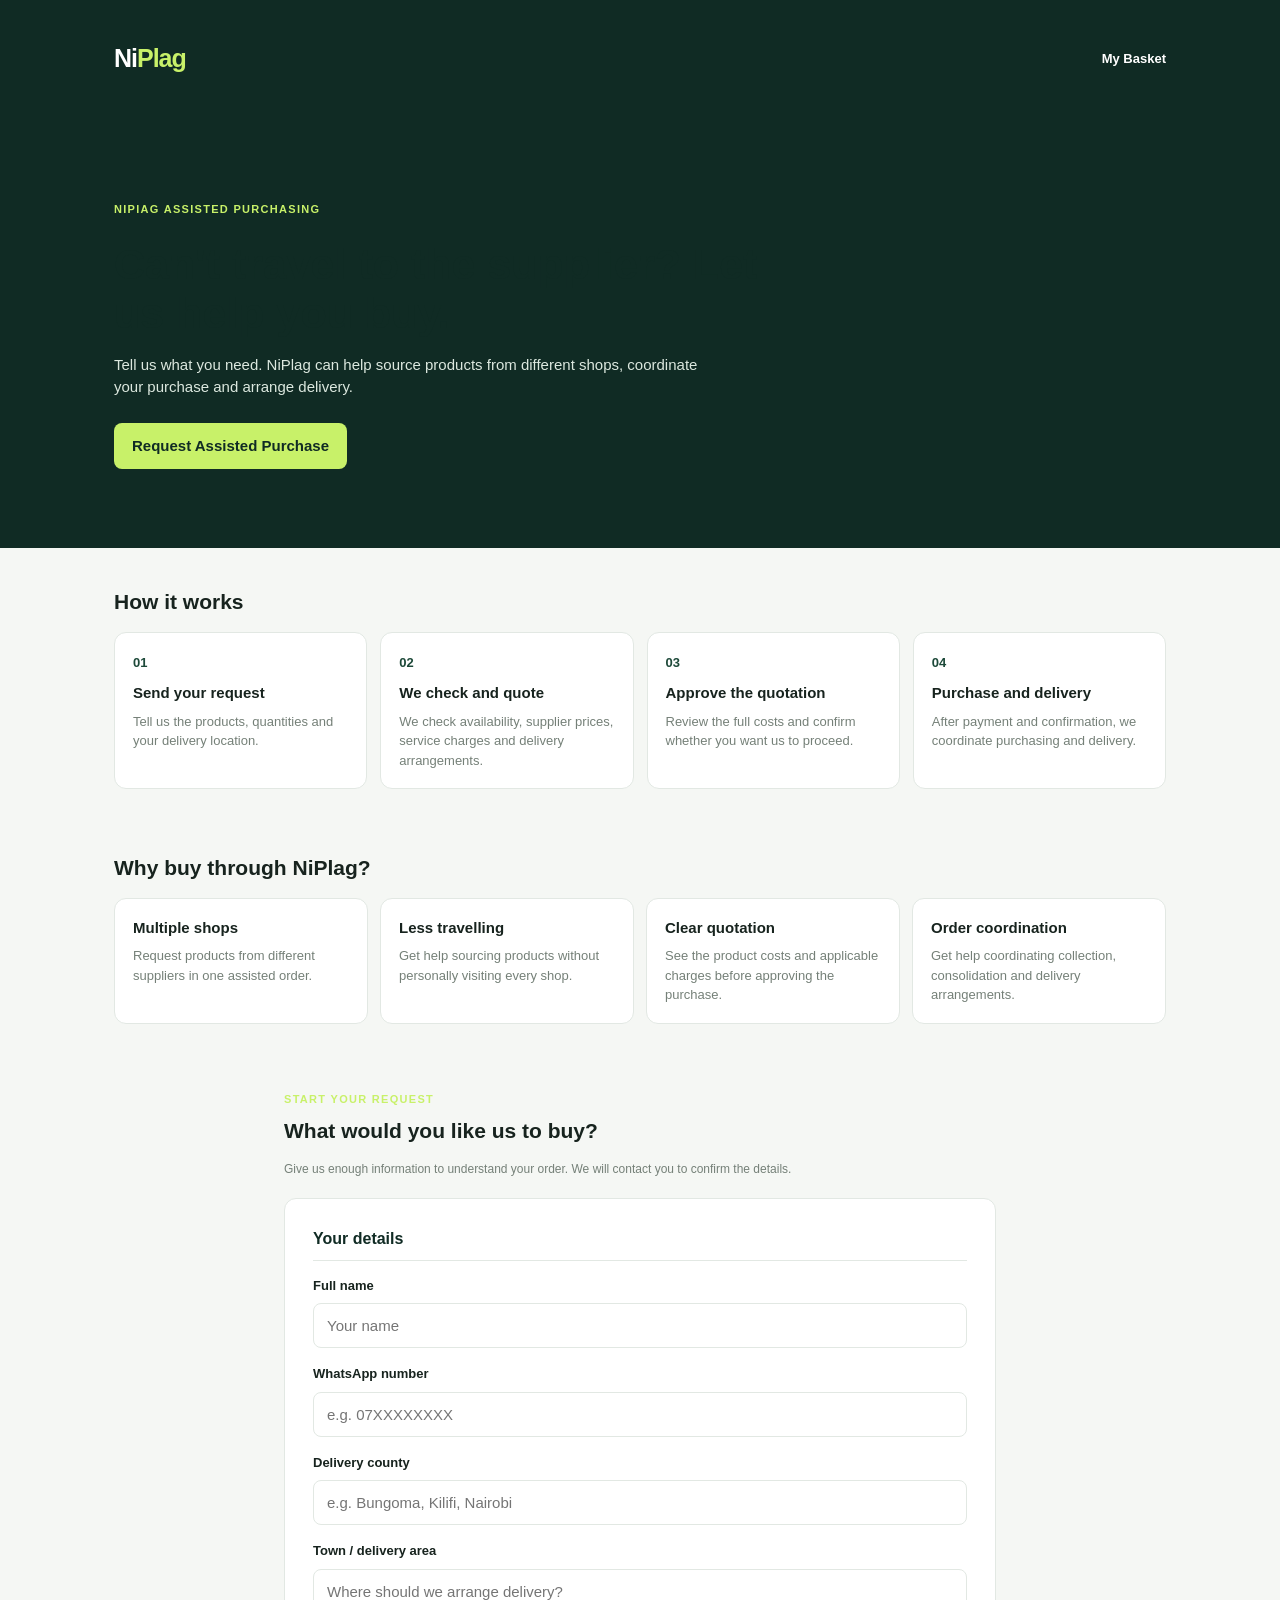
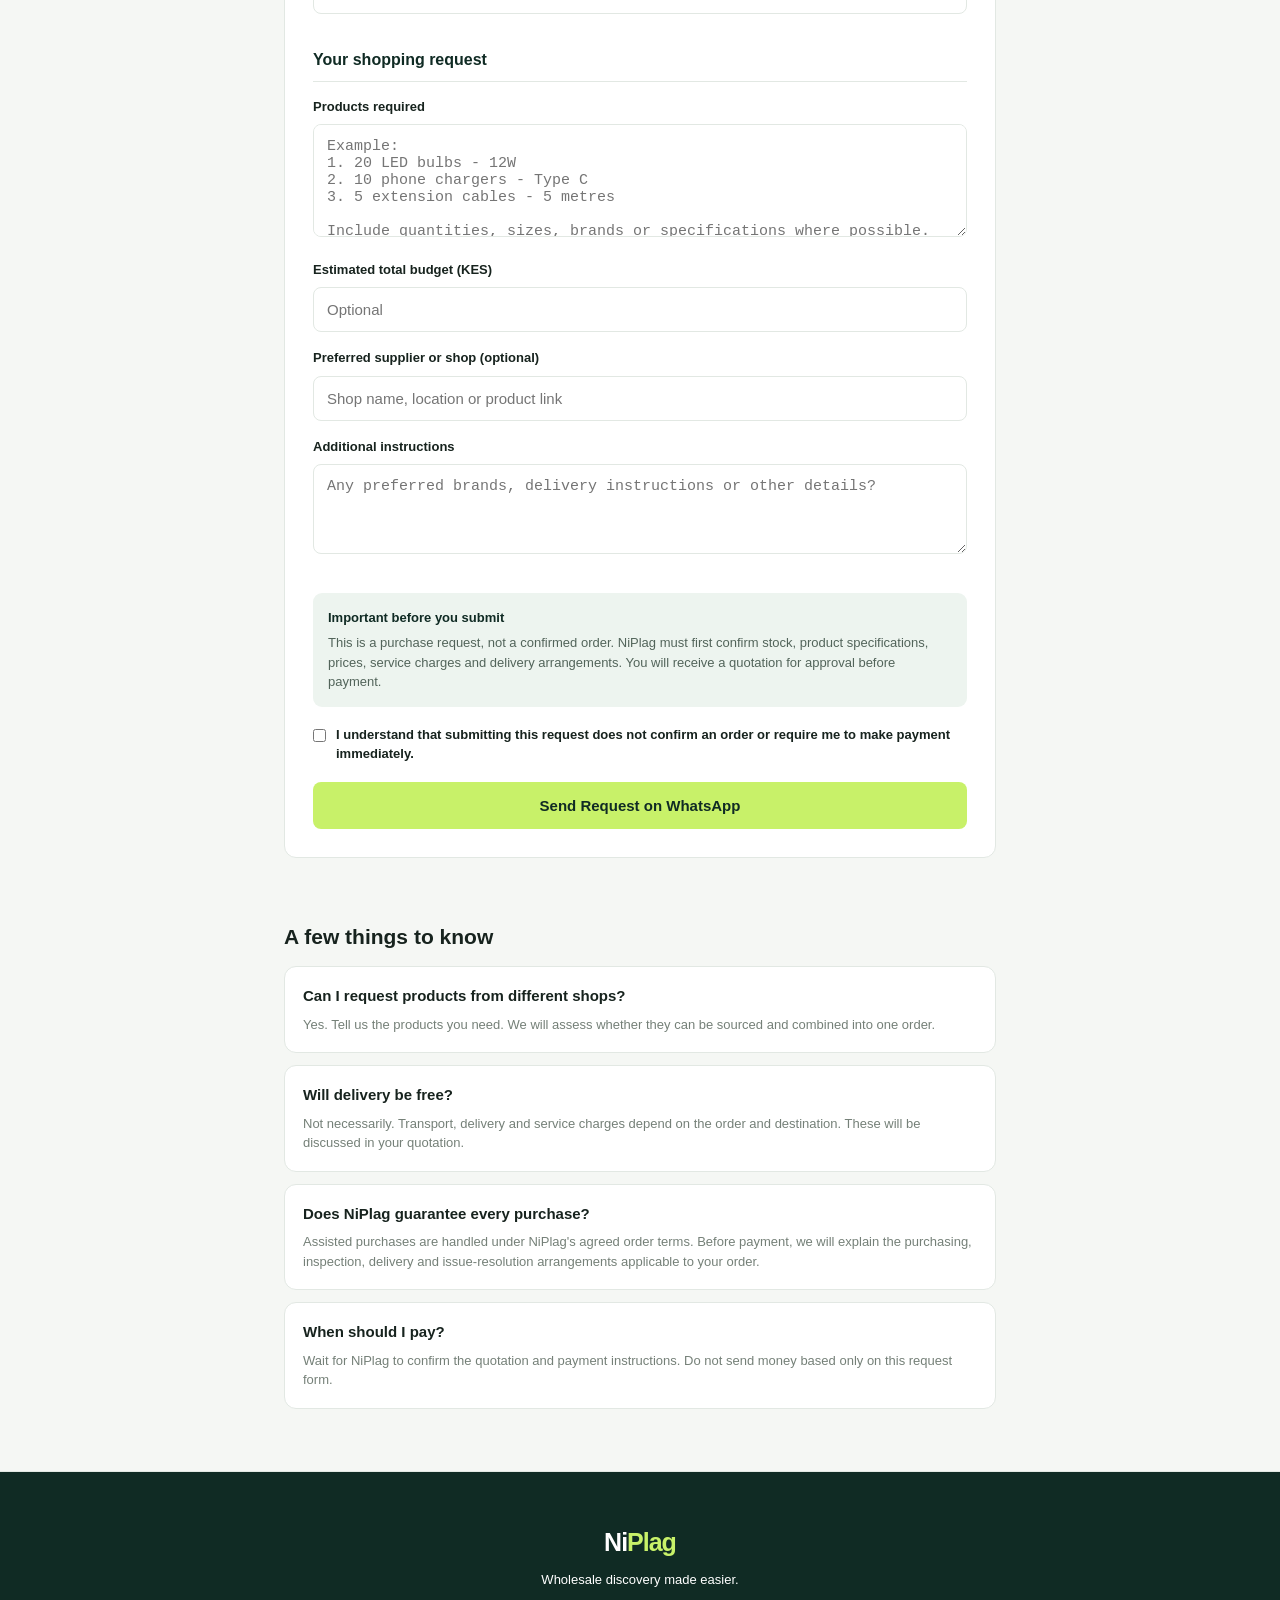
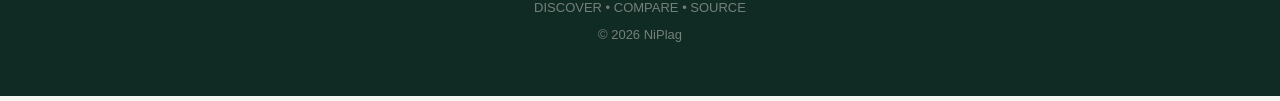
<file: assistance.html>
<!DOCTYPE html>
<html lang="en">
<head>
  <meta charset="UTF-8">
  <meta name="viewport" content="width=device-width, initial-scale=1.0">
  <meta name="description" content="Let NiPlag help you source wholesale products from suppliers across Kenya.">
  <title>Buy Through NiPlag | Assisted Purchasing</title>
  <link rel="stylesheet" href="css/style.css">
</head>
<body>

  <header class="site-header">
    <div class="container assistance-header">
      <a href="index.html" class="logo">Ni<span>Plag</span></a>
      <a href="basket.html" class="assistance-basket">My Basket</a>
    </div>
  </header>

  <main>

    <section class="assistance-hero">
      <div class="container">
        <span class="assistance-tag">NIPlAG ASSISTED PURCHASING</span>
        <h1>Can't travel to the supplier? Let us help you buy.</h1>
        <p>
          Tell us what you need. NiPlag can help source products from
          different shops, coordinate your purchase and arrange delivery.
        </p>
        <a href="#assistance-form" class="btn btn-accent">
          Request Assisted Purchase
        </a>
      </div>
    </section>

    <section class="container assistance-intro">
      <h2 class="section-title">How it works</h2>

      <div class="assistance-steps">
        <div class="assistance-step">
          <span>01</span>
          <h3>Send your request</h3>
          <p>Tell us the products, quantities and your delivery location.</p>
        </div>

        <div class="assistance-step">
          <span>02</span>
          <h3>We check and quote</h3>
          <p>We check availability, supplier prices, service charges and delivery arrangements.</p>
        </div>

        <div class="assistance-step">
          <span>03</span>
          <h3>Approve the quotation</h3>
          <p>Review the full costs and confirm whether you want us to proceed.</p>
        </div>

        <div class="assistance-step">
          <span>04</span>
          <h3>Purchase and delivery</h3>
          <p>After payment and confirmation, we coordinate purchasing and delivery.</p>
        </div>
      </div>
    </section>

    <section class="container assistance-benefits">
      <h2 class="section-title">Why buy through NiPlag?</h2>

      <div class="assistance-benefit-grid">
        <div class="assistance-benefit">
          <h3>Multiple shops</h3>
          <p>Request products from different suppliers in one assisted order.</p>
        </div>

        <div class="assistance-benefit">
          <h3>Less travelling</h3>
          <p>Get help sourcing products without personally visiting every shop.</p>
        </div>

        <div class="assistance-benefit">
          <h3>Clear quotation</h3>
          <p>See the product costs and applicable charges before approving the purchase.</p>
        </div>

        <div class="assistance-benefit">
          <h3>Order coordination</h3>
          <p>Get help coordinating collection, consolidation and delivery arrangements.</p>
        </div>
      </div>
    </section>

    <section class="container assistance-form-section" id="assistance-form">
      <div class="assistance-form-heading">
        <span class="assistance-tag">START YOUR REQUEST</span>
        <h2 class="section-title">What would you like us to buy?</h2>
        <p class="muted">
          Give us enough information to understand your order.
          We will contact you to confirm the details.
        </p>
      </div>

      <form id="assistance-form-data">

        <h3 class="form-subheading">Your details</h3>

        <label for="assist-name">Full name</label>
        <input class="form-control" type="text" id="assist-name"
          placeholder="Your name" required>

        <label for="assist-phone">WhatsApp number</label>
        <input class="form-control" type="tel" id="assist-phone"
          placeholder="e.g. 07XXXXXXXX" required>

        <label for="assist-location">Delivery county</label>
        <input class="form-control" type="text" id="assist-location"
          placeholder="e.g. Bungoma, Kilifi, Nairobi" required>

        <label for="assist-town">Town / delivery area</label>
        <input class="form-control" type="text" id="assist-town"
          placeholder="Where should we arrange delivery?" required>

        <h3 class="form-subheading">Your shopping request</h3>

        <label for="assist-products">Products required</label>
        <textarea class="form-control" id="assist-products" rows="5"
          placeholder="Example:
1. 20 LED bulbs - 12W
2. 10 phone chargers - Type C
3. 5 extension cables - 5 metres

Include quantities, sizes, brands or specifications where possible."
          required></textarea>

        <label for="assist-budget">Estimated total budget (KES)</label>
        <input class="form-control" type="number" id="assist-budget"
          min="0" placeholder="Optional">

        <label for="assist-source">Preferred supplier or shop (optional)</label>
        <input class="form-control" type="text" id="assist-source"
          placeholder="Shop name, location or product link">

        <label for="assist-notes">Additional instructions</label>
        <textarea class="form-control" id="assist-notes" rows="3"
          placeholder="Any preferred brands, delivery instructions or other details?"></textarea>

        <div class="assistance-policy">
          <strong>Important before you submit</strong>
          <p>
            This is a purchase request, not a confirmed order.
            NiPlag must first confirm stock, product specifications,
            prices, service charges and delivery arrangements.
            You will receive a quotation for approval before payment.
          </p>
        </div>

        <label class="assistance-consent">
          <input type="checkbox" id="assist-consent" required>
          <span>
            I understand that submitting this request does not confirm
            an order or require me to make payment immediately.
          </span>
        </label>

        <button type="submit" class="btn btn-accent assistance-submit">
          Send Request on WhatsApp
        </button>

      </form>
    </section>

    <section class="container assistance-faq">
      <h2 class="section-title">A few things to know</h2>

      <div class="assistance-faq-item">
        <h3>Can I request products from different shops?</h3>
        <p>Yes. Tell us the products you need. We will assess whether they can be sourced and combined into one order.</p>
      </div>

      <div class="assistance-faq-item">
        <h3>Will delivery be free?</h3>
        <p>Not necessarily. Transport, delivery and service charges depend on the order and destination. These will be discussed in your quotation.</p>
      </div>

      <div class="assistance-faq-item">
        <h3>Does NiPlag guarantee every purchase?</h3>
        <p>Assisted purchases are handled under NiPlag's agreed order terms. Before payment, we will explain the purchasing, inspection, delivery and issue-resolution arrangements applicable to your order.</p>
      </div>

      <div class="assistance-faq-item">
        <h3>When should I pay?</h3>
        <p>Wait for NiPlag to confirm the quotation and payment instructions. Do not send money based only on this request form.</p>
      </div>
    </section>

  </main>

  <footer class="site-footer">
    <div class="container">
      <a href="index.html" class="logo">Ni<span>Plag</span></a>
      <p>Wholesale discovery made easier.</p>
      <p class="muted">DISCOVER • COMPARE • SOURCE</p>
      <p class="muted">© 2026 NiPlag</p>
    </div>
  </footer>

  <script>
    const assistanceForm = document.getElementById("assistance-form-data");

    assistanceForm.addEventListener("submit", function(event) {
      event.preventDefault();

      const consent = document.getElementById("assist-consent");

      if (!consent.checked) {
        alert("Please confirm that you understand the purchase request process.");
        return;
      }

      const name = document.getElementById("assist-name").value.trim();
      const phone = document.getElementById("assist-phone").value.trim();
      const location = document.getElementById("assist-location").value.trim();
      const town = document.getElementById("assist-town").value.trim();
      const products = document.getElementById("assist-products").value.trim();
      const budget = document.getElementById("assist-budget").value.trim();
      const source = document.getElementById("assist-source").value.trim();
      const notes = document.getElementById("assist-notes").value.trim();

      const message =
`NIPLAG ASSISTED PURCHASE REQUEST

Customer: ${name}
WhatsApp: ${phone}
Delivery County: ${location}
Delivery Town/Area: ${town}

PRODUCTS REQUIRED:
${products}

Estimated Budget: ${budget ? "KES " + budget : "Not specified"}
Preferred Supplier/Shop: ${source || "Not specified"}

Additional Instructions:
${notes || "None"}

I understand this is a request, not a confirmed order. I will wait for the quotation and approval process before making payment.`;

      const whatsappNumber = "254754058116";
      const whatsappURL =
        "https://wa.me/" + whatsappNumber + "?text=" +
        encodeURIComponent(message);

      window.location.href = whatsappURL;
    });
  </script>

</body>
      </html>
</file>
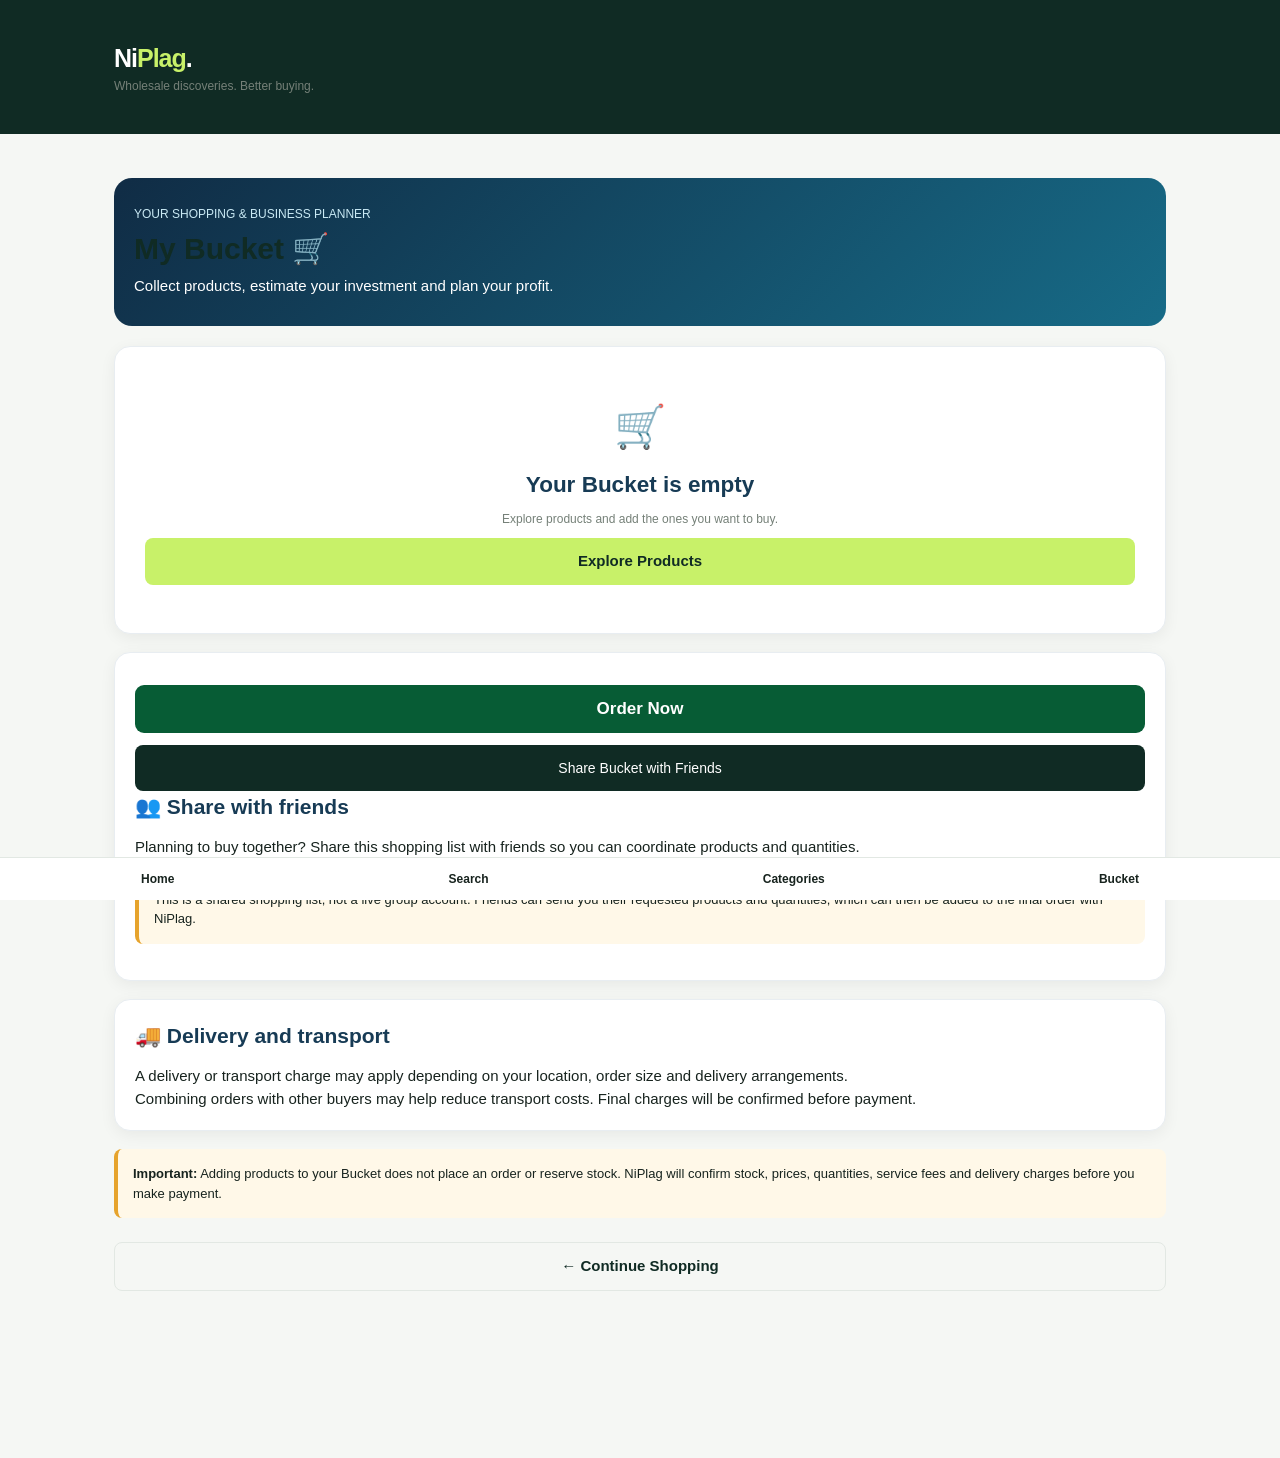
<file: basket.html>
<!DOCTYPE html>
<html lang="en">
<head>
  <meta charset="UTF-8">
  <meta name="viewport" content="width=device-width, initial-scale=1.0">

  <title>My Bucket | NiPlag</title>
  <link rel="stylesheet" href="css/style.css">
  <script src="js/main.js" defer></script>

  <style>
    .basket-hero {
      background: linear-gradient(135deg, #102c45, #176b87);
      color: white;
      padding: 28px 20px;
      border-radius: 18px;
      margin: 20px 0;
    }

    .basket-hero .muted {
      color: #c9e9f4;
    }

    .basket-hero h1 {
      font-size: 30px;
      margin: 8px 0;
    }

    .basket-panel {
      background: white;
      padding: 20px;
      border-radius: 16px;
      margin: 18px 0;
      box-shadow: 0 4px 16px rgba(0,0,0,0.06);
      border: 1px solid #e8edf1;
    }

    .basket-panel h2,
    .basket-panel h3 {
      color: #173b55;
    }

    .basket-total-panel {
      background: #f1f6fb;
      border: 1px solid #dce8f2;
      border-radius: 16px;
      padding: 18px;
      margin-top: 20px;
    }

    .basket-total-panel h3 {
      margin-top: 0;
    }

    .compact-finance {
      display: grid;
      grid-template-columns: 1fr 1fr;
      gap: 8px;
      margin: 12px 0;
    }

    .compact-finance > div {
      background: #eaf2f8;
      padding: 10px;
      border-radius: 9px;
      min-width: 0;
    }

    .compact-finance span {
      display: block;
      font-size: 12px;
      color: #526477;
    }

    .compact-finance strong {
      display: block;
      font-size: 15px;
      margin-top: 4px;
      color: #17466a;
      overflow-wrap: anywhere;
    }

    .compact-finance .net-result {
      background: #dff4e6;
      grid-column: span 2;
    }

    .compact-finance .net-result strong {
      color: #13733b;
      font-size: 19px;
    }

    #basket-expenses {
      width: 100%;
      padding: 10px;
      margin-top: 7px;
      border: 1px solid #ccd7df;
      border-radius: 8px;
      box-sizing: border-box;
      font-size: 15px;
    }

    .calculator-note {
      font-size: 13px;
      color: #657383;
      line-height: 1.5;
    }

    .basket-empty {
      text-align: center;
      padding: 28px 10px;
    }

    .basket-empty span {
      font-size: 42px;
    }

    .basket-empty h2 {
      color: #173b55;
    }

    .basket-actions {
      margin: 24px 0 100px;
    }

    .basket-panel .btn {
      margin-top: 10px;
      width: 100%;
    }

    .order-btn {
      background: #075c35;
      color: #ffffff;
      font-size: 17px;
      font-weight: 800;
      padding: 14px 20px;
      border: none;
      border-radius: 9px;
      width: 100%;
      margin-bottom: 9px;
    }

    #share-basket {
      font-size: 14px;
      font-weight: 500;
    }

    .notice {
      background: #fff8e8;
      border-left: 4px solid #e6a32c;
      padding: 15px;
      border-radius: 8px;
      margin: 16px 0;
    }
/* Bucket product layout */
.basket-item {
  display: flex;
  justify-content: space-between;
  align-items: flex-start;
  gap: 14px;
  padding: 16px 0;
  border-bottom: 1px solid #e8edf1;
}

.basket-item > div {
  flex: 1;
  min-width: 0;
}

.basket-item h3 {
  margin-top: 0;
  overflow-wrap: anywhere;
}

.basket-item p {
  font-size: 14px;
  line-height: 1.5;
}

.basket-item > button {
  flex-shrink: 0;
}

.quantity-controls {
  display: flex;
  align-items: center;
  gap: 12px;
  margin-top: 10px;
}

.quantity-controls button {
  min-width: 36px;
  min-height: 36px;
  border: 1px solid #ccd7df;
  border-radius: 7px;
  background: #f1f6fb;
  font-size: 18px;
}

@media (max-width: 420px) {
  .basket-item {
    flex-direction: column;
  }

  .basket-item > button {
    width: 100%;
  }
      }
    @media (max-width: 360px) {
      .compact-finance {
        gap: 6px;
      }

      .compact-finance > div {
        padding: 8px;
      }
   /* Remove product button */
.basket-item button[data-action="remove"] {
  background: #fff0f0;
  color: #c62828;
  border: 1px solid #e5a1a1;
  border-radius: 8px;
  padding: 9px 16px;
  font-weight: 700;
  cursor: pointer;
}

.basket-item button[data-action="remove"]:hover {
  background: #c62828;
  color: #ffffff;
      }
    }
    
  </style>
</head>

<body>

<header class="site-header">
  <div class="container">
    <a href="index.html" class="logo">Ni<span>Plag</span>.</a>
    <p class="muted">Wholesale discoveries. Better buying.</p>
  </div>
</header>

<main class="container">

  <section class="basket-hero">
    <p class="muted">YOUR SHOPPING & BUSINESS PLANNER</p>
    <h1>My Bucket 🛒</h1>
    <p>Collect products, estimate your investment and plan your profit.</p>
  </section>

  <section class="basket-panel">

    <div id="basket-empty" class="basket-empty">
      <span>🛒</span>
      <h2>Your Bucket is empty</h2>
      <p class="muted">Explore products and add the ones you want to buy.</p>
      <a href="index.html" class="btn btn-accent">Explore Products</a>
    </div>

    <div id="basket-items"></div>

    <div id="basket-summary" class="basket-total-panel">

      <h3>📊 Quick Profit Calculator</h3>

      <div class="compact-finance">

        <div>
          <span>Wholesale cost</span>
          <strong id="basket-total">KES 0</strong>
        </div>

        <div>
          <span>Expected sales</span>
          <strong id="basket-sales">KES 0</strong>
        </div>

        <div>
          <span>Other expenses</span>
          <strong id="basket-expenses-display">KES 0</strong>
        </div>

        <div class="net-result">
          <span>Expected net profit</span>
          <strong id="basket-net-profit">KES 0</strong>
        </div>

      </div>

      <label for="basket-expenses">
        Other expenses (transport, packaging etc.)
      </label>

      <input
        type="number"
        id="basket-expenses"
        min="0"
        step="1"
        value="0"
        placeholder="Enter expenses in KES"
      >

      <p>
        Total product units: <strong id="basket-quantity">0</strong>
      </p>

      <small class="calculator-note">
        Figures are estimates, not guaranteed earnings.
      </small>

    </div>

  </section>

  <section class="basket-panel">

    <button type="button" id="send-basket-whatsapp" class="btn order-btn">
      Order Now
    </button>

    <button type="button" id="share-basket" class="btn">
      Share Bucket with Friends
    </button>

    <h2 class="section-title">👥 Share with friends</h2>

    <p>
      Planning to buy together? Share this shopping list with friends
      so you can coordinate products and quantities.
    </p>

    <div class="notice">
      This is a shared shopping list, not a live group account.
      Friends can send you their requested products and quantities,
      which can then be added to the final order with NiPlag.
    </div>

  </section>

  <section class="basket-panel">

    <h2 class="section-title">🚚 Delivery and transport</h2>

    <p>
      A delivery or transport charge may apply depending on your
      location, order size and delivery arrangements.
    </p>

    <p>
      Combining orders with other buyers may help reduce transport
      costs. Final charges will be confirmed before payment.
    </p>

  </section>

  <section class="notice">
    <strong>Important:</strong> Adding products to your Bucket does
    not place an order or reserve stock. NiPlag will confirm stock,
    prices, quantities, service fees and delivery charges before
    you make payment.
  </section>

  <div class="basket-actions">
    <a href="index.html" class="btn btn-outline">
      ← Continue Shopping
    </a>
  </div>

</main>

<nav class="bottom-nav">
  <a href="index.html">Home</a>
  <a href="search.html">Search</a>
  <a href="categories.html">Categories</a>
  <a href="basket.html">Bucket</a>
</nav>

</body>
  </html>
</file>
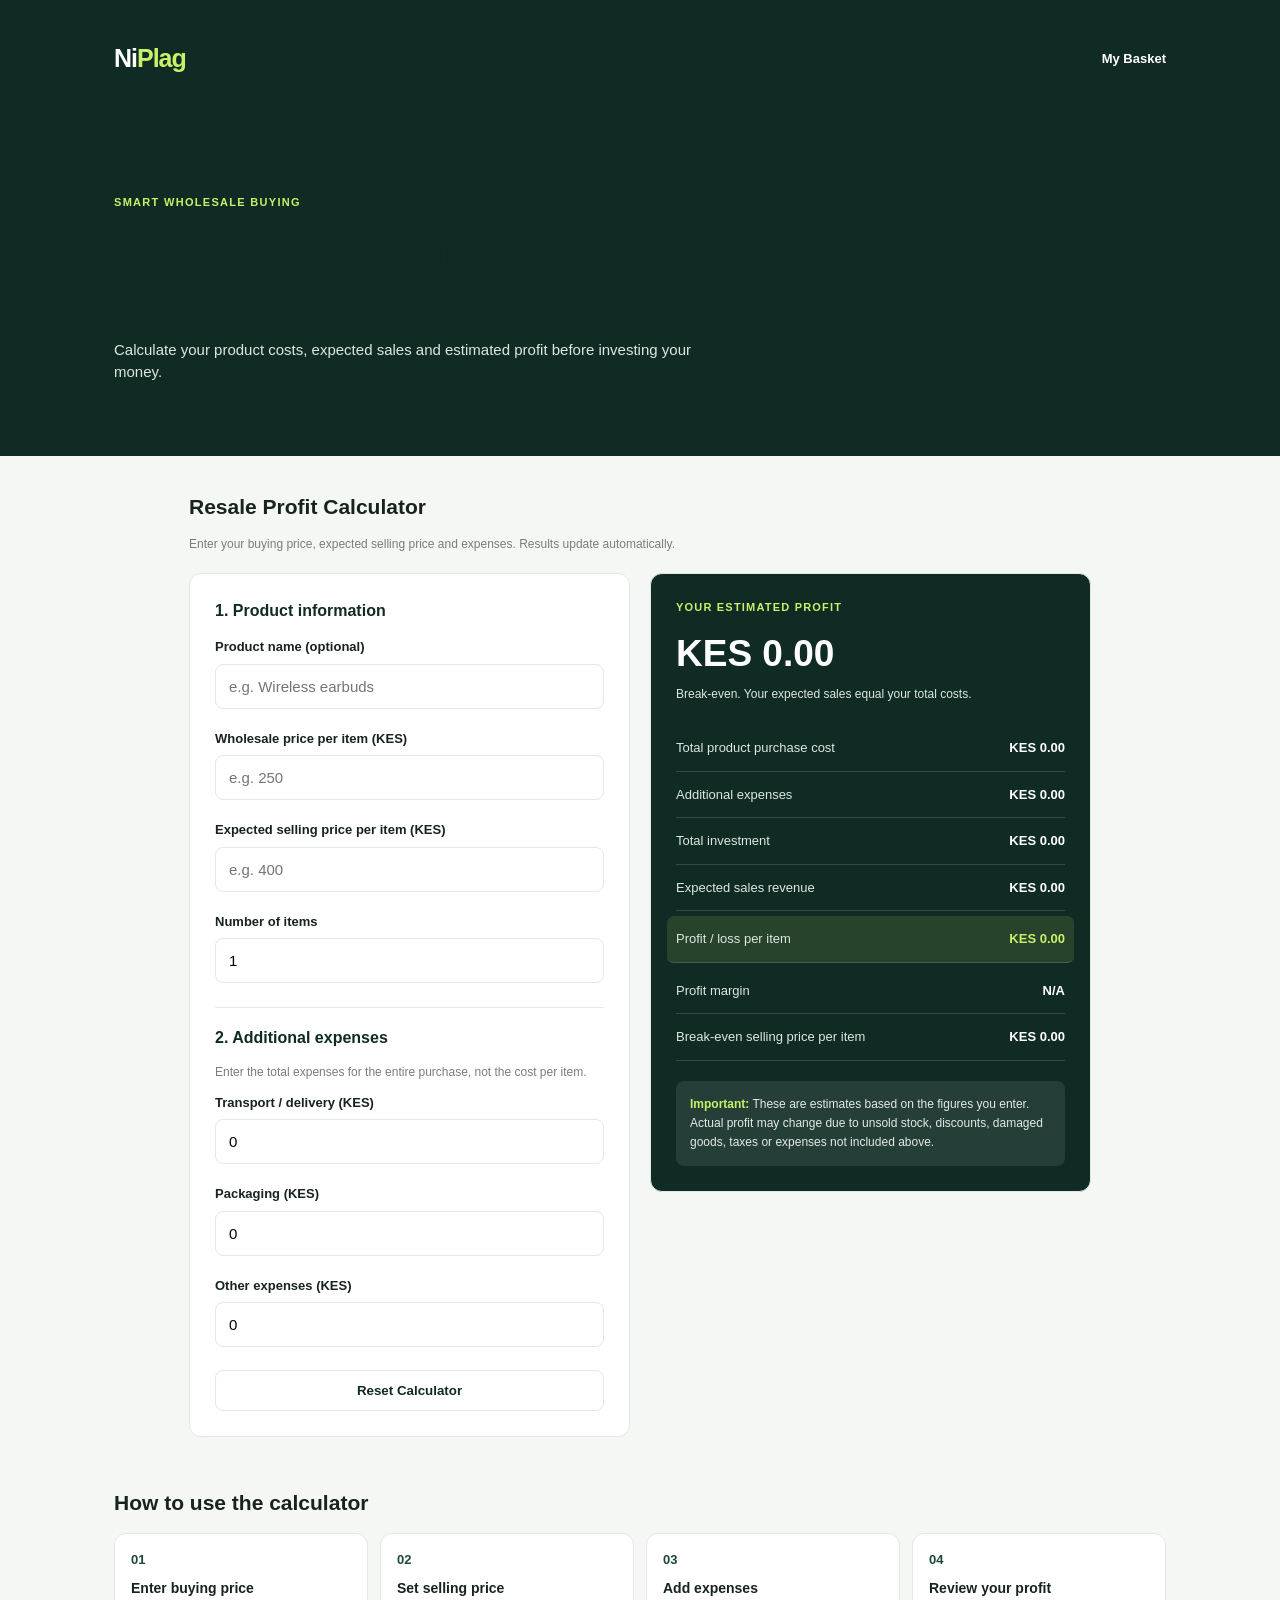
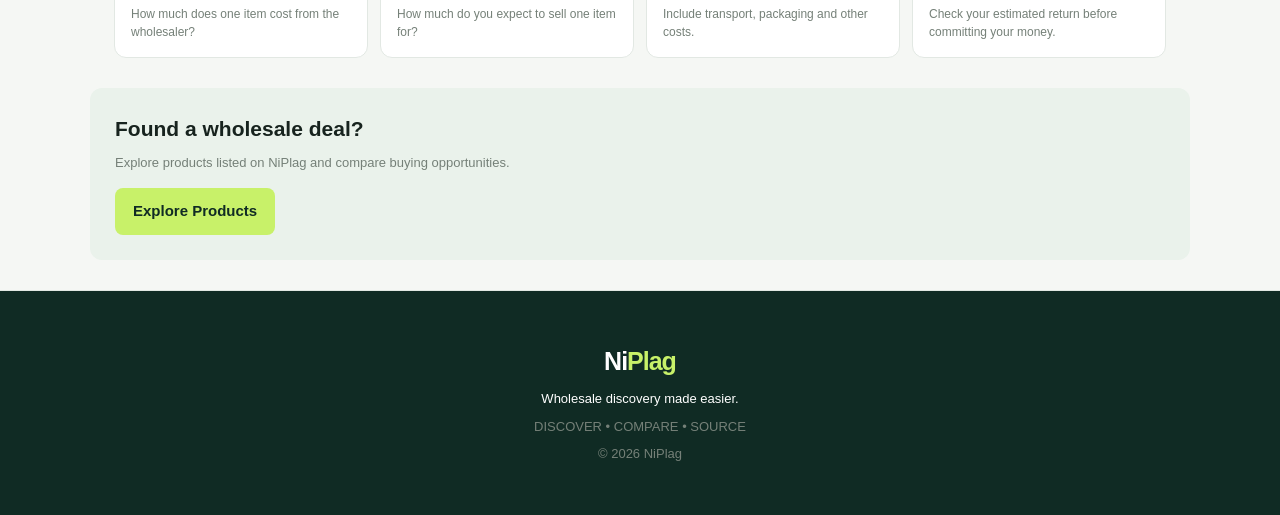
<file: calculator.html>
<!DOCTYPE html>
<html lang="en">
<head>
  <meta charset="UTF-8">
  <meta name="viewport" content="width=device-width, initial-scale=1.0">
  <meta name="description" content="Calculate wholesale costs, resale revenue and estimated profit with the NiPlag profit calculator.">
  <title>Profit Calculator | NiPlag</title>
  <link rel="stylesheet" href="css/style.css">
</head>

<body>

  <header class="site-header">
    <div class="container calculator-header">
      <a href="index.html" class="logo">Ni<span>Plag</span></a>
      <a href="basket.html" class="calculator-basket">My Basket</a>
    </div>
  </header>

  <main>

    <section class="calculator-hero">
      <div class="container">
        <span class="calculator-tag">SMART WHOLESALE BUYING</span>
        <h1>Know your profit before you buy.</h1>
        <p>
          Calculate your product costs, expected sales and estimated
          profit before investing your money.
        </p>
      </div>
    </section>

    <section class="container calculator-main">

      <div class="calculator-intro">
        <h2 class="section-title">Resale Profit Calculator</h2>
        <p class="muted">
          Enter your buying price, expected selling price and expenses.
          Results update automatically.
        </p>
      </div>

      <div class="calculator-panel">

        <div class="calculator-input-section">
          <h3>1. Product information</h3>

          <label for="calc-product">Product name (optional)</label>
          <input
            class="form-control"
            type="text"
            id="calc-product"
            placeholder="e.g. Wireless earbuds"
          >

          <label for="calc-cost">Wholesale price per item (KES)</label>
          <input
            class="form-control"
            type="number"
            id="calc-cost"
            min="0"
            step="0.01"
            placeholder="e.g. 250"
          >

          <label for="calc-selling">Expected selling price per item (KES)</label>
          <input
            class="form-control"
            type="number"
            id="calc-selling"
            min="0"
            step="0.01"
            placeholder="e.g. 400"
          >

          <label for="calc-quantity">Number of items</label>
          <input
            class="form-control"
            type="number"
            id="calc-quantity"
            min="1"
            step="1"
            value="1"
          >

          <h3 class="calculator-expense-heading">2. Additional expenses</h3>

          <p class="muted calculator-expense-note">
            Enter the total expenses for the entire purchase, not the
            cost per item.
          </p>

          <label for="calc-transport">Transport / delivery (KES)</label>
          <input
            class="form-control"
            type="number"
            id="calc-transport"
            min="0"
            step="0.01"
            value="0"
          >

          <label for="calc-packaging">Packaging (KES)</label>
          <input
            class="form-control"
            type="number"
            id="calc-packaging"
            min="0"
            step="0.01"
            value="0"
          >

          <label for="calc-other">Other expenses (KES)</label>
          <input
            class="form-control"
            type="number"
            id="calc-other"
            min="0"
            step="0.01"
            value="0"
          >

          <button type="button" id="calc-reset" class="btn btn-outline calculator-reset">
            Reset Calculator
          </button>
        </div>

        <div class="calculator-results" aria-live="polite">

          <span class="calculator-result-label">YOUR ESTIMATED PROFIT</span>

          <div class="calculator-profit" id="result-profit">
            KES 0.00
          </div>

          <p class="calculator-status" id="result-status">
            Enter your figures to calculate.
          </p>

          <div class="calculator-result-row">
            <span>Total product purchase cost</span>
            <strong id="result-product-cost">KES 0.00</strong>
          </div>

          <div class="calculator-result-row">
            <span>Additional expenses</span>
            <strong id="result-expenses">KES 0.00</strong>
          </div>

          <div class="calculator-result-row">
            <span>Total investment</span>
            <strong id="result-investment">KES 0.00</strong>
          </div>

          <div class="calculator-result-row">
            <span>Expected sales revenue</span>
            <strong id="result-revenue">KES 0.00</strong>
          </div>

          <div class="calculator-result-row calculator-highlight">
            <span>Profit / loss per item</span>
            <strong id="result-per-item">KES 0.00</strong>
          </div>

          <div class="calculator-result-row">
            <span>Profit margin</span>
            <strong id="result-margin">0%</strong>
          </div>

          <div class="calculator-result-row">
            <span>Break-even selling price per item</span>
            <strong id="result-breakeven">KES 0.00</strong>
          </div>

          <div class="calculator-disclaimer">
            <strong>Important:</strong>
            These are estimates based on the figures you enter.
            Actual profit may change due to unsold stock, discounts,
            damaged goods, taxes or expenses not included above.
          </div>

        </div>

      </div>

    </section>

    <section class="container calculator-guide">

      <h2 class="section-title">How to use the calculator</h2>

      <div class="calculator-guide-grid">

        <div class="calculator-guide-card">
          <span>01</span>
          <h3>Enter buying price</h3>
          <p>How much does one item cost from the wholesaler?</p>
        </div>

        <div class="calculator-guide-card">
          <span>02</span>
          <h3>Set selling price</h3>
          <p>How much do you expect to sell one item for?</p>
        </div>

        <div class="calculator-guide-card">
          <span>03</span>
          <h3>Add expenses</h3>
          <p>Include transport, packaging and other costs.</p>
        </div>

        <div class="calculator-guide-card">
          <span>04</span>
          <h3>Review your profit</h3>
          <p>Check your estimated return before committing your money.</p>
        </div>

      </div>

    </section>

    <section class="container calculator-cta">
      <h2>Found a wholesale deal?</h2>
      <p>Explore products listed on NiPlag and compare buying opportunities.</p>
      <a href="search.html" class="btn btn-accent">Explore Products</a>
    </section>

  </main>

  <footer class="site-footer">
    <div class="container">
      <a href="index.html" class="logo">Ni<span>Plag</span></a>
      <p>Wholesale discovery made easier.</p>
      <p class="muted">DISCOVER • COMPARE • SOURCE</p>
      <p class="muted">© 2026 NiPlag</p>
    </div>
  </footer>

  <script>
    const calculatorFields = [
      "calc-cost",
      "calc-selling",
      "calc-quantity",
      "calc-transport",
      "calc-packaging",
      "calc-other"
    ];

    function getNumber(id) {
      const value = Number(document.getElementById(id).value);
      return Number.isFinite(value) ? Math.max(0, value) : 0;
    }

    function money(value) {
      return "KES " + value.toLocaleString("en-KE", {
        minimumFractionDigits: 2,
        maximumFractionDigits: 2
      });
    }

    function updateCalculator() {
      const cost = getNumber("calc-cost");
      const selling = getNumber("calc-selling");
      const quantity = Math.floor(getNumber("calc-quantity"));

      const transport = getNumber("calc-transport");
      const packaging = getNumber("calc-packaging");
      const other = getNumber("calc-other");

      const validQuantity = quantity >= 1;

      const productCost = cost * quantity;
      const expenses = transport + packaging + other;
      const investment = productCost + expenses;
      const revenue = selling * quantity;

      const profit = revenue - investment;
      const perItem = validQuantity ? profit / quantity : 0;

      const margin = revenue > 0
        ? (profit / revenue) * 100
        : 0;

      const breakEven = validQuantity
        ? investment / quantity
        : 0;

      document.getElementById("result-product-cost").textContent =
        money(productCost);

      document.getElementById("result-expenses").textContent =
        money(expenses);

      document.getElementById("result-investment").textContent =
        money(investment);

      document.getElementById("result-revenue").textContent =
        money(revenue);

      document.getElementById("result-per-item").textContent =
        money(perItem);

      document.getElementById("result-margin").textContent =
        revenue > 0 ? margin.toFixed(2) + "%" : "N/A";

      document.getElementById("result-breakeven").textContent =
        money(breakEven);

      const profitElement = document.getElementById("result-profit");
      const statusElement = document.getElementById("result-status");

      profitElement.textContent = money(profit);

      profitElement.classList.remove(
        "profit-positive",
        "profit-negative"
      );

      if (!validQuantity) {
        statusElement.textContent = "Enter at least one item.";
      } else if (profit > 0) {
        profitElement.classList.add("profit-positive");
        statusElement.textContent = "Estimated profit. Your figures show a positive return.";
      } else if (profit < 0) {
        profitElement.classList.add("profit-negative");
        statusElement.textContent = "Estimated loss. Your costs are higher than your expected sales.";
      } else {
        statusElement.textContent = "Break-even. Your expected sales equal your total costs.";
      }
    }

    calculatorFields.forEach(function(id) {
      document.getElementById(id).addEventListener("input", updateCalculator);
    });

    document.getElementById("calc-reset").addEventListener("click", function() {
      document.getElementById("calc-product").value = "";
      document.getElementById("calc-cost").value = "";
      document.getElementById("calc-selling").value = "";
      document.getElementById("calc-quantity").value = "1";
      document.getElementById("calc-transport").value = "0";
      document.getElementById("calc-packaging").value = "0";
      document.getElementById("calc-other").value = "0";

      updateCalculator();
    });

    updateCalculator();
  </script>

</body>
  </html>
</file>
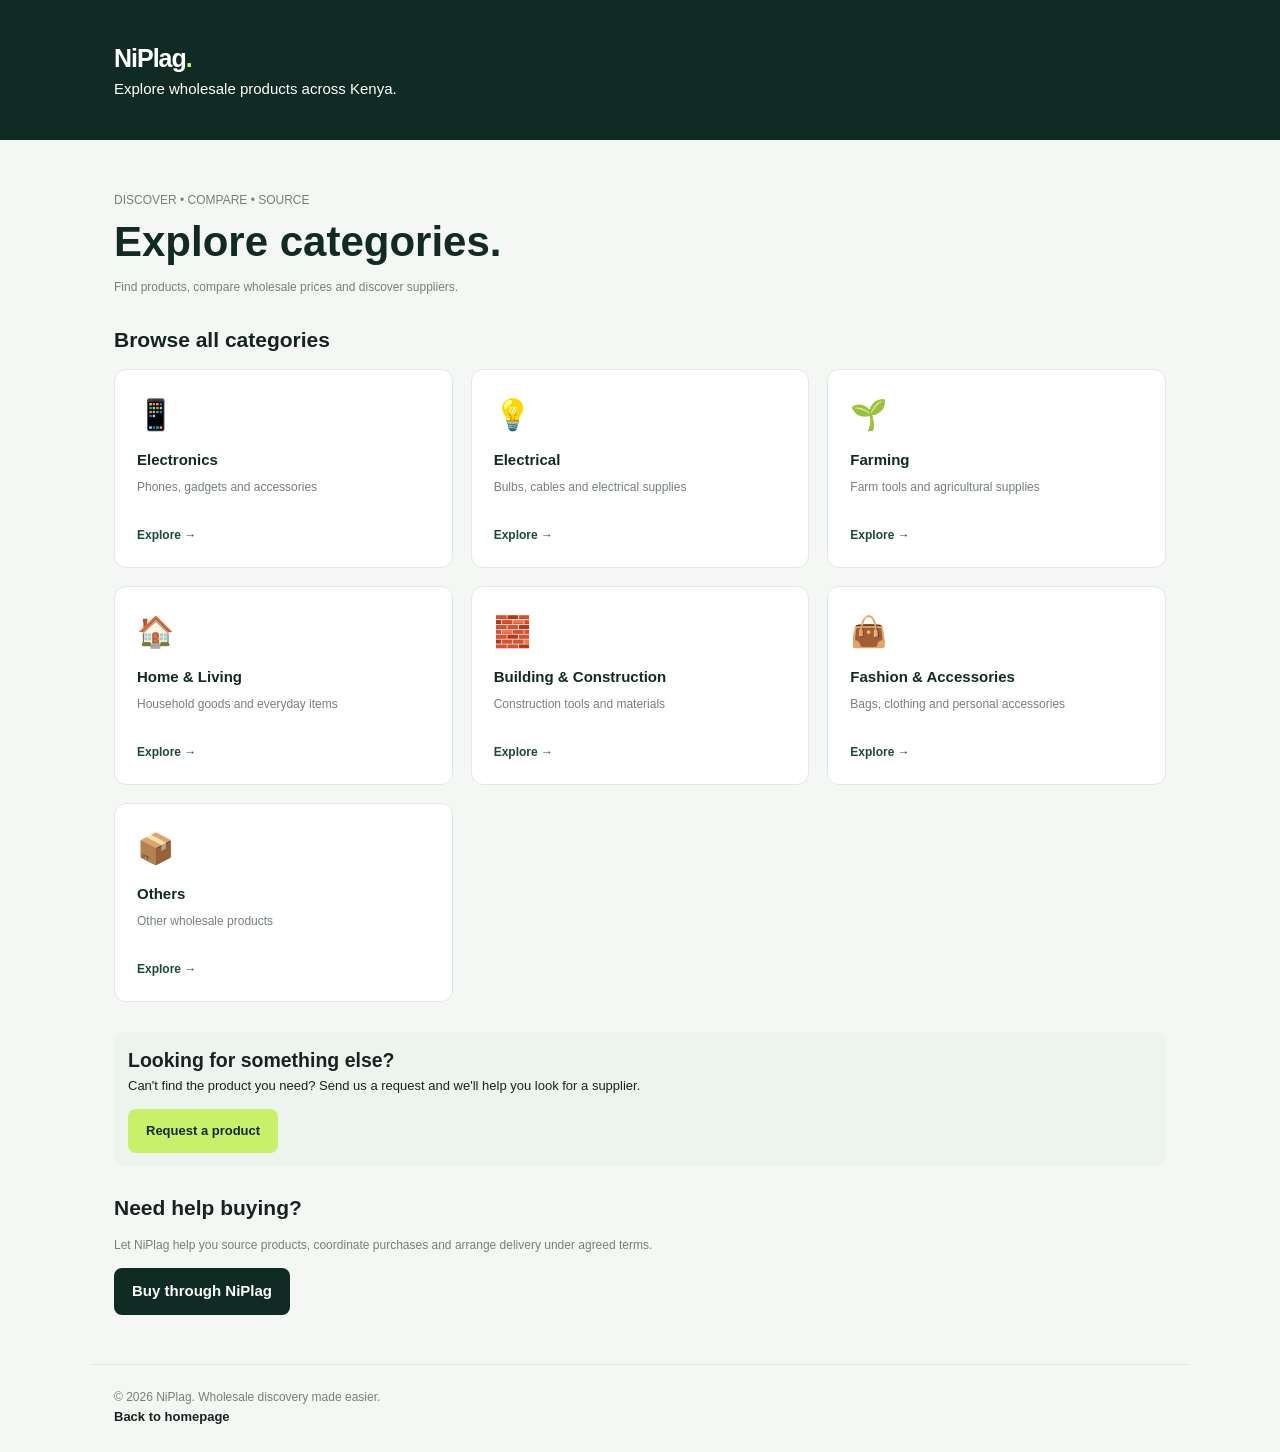
<file: categories.html>
<!DOCTYPE html>
<html lang="en">
<head>
  <meta charset="UTF-8">
  <meta name="viewport" content="width=device-width, initial-scale=1.0">
  <meta name="description" content="Browse wholesale product categories on NiPlag.">
  <title>Categories | NiPlag</title>
  <link rel="stylesheet" href="css/style.css">
</head>
<body>

<header class="site-header">
  <div class="container">
    <a href="index.html" class="logo">NiPlag<span>.</span></a>
    <p>Explore wholesale products across Kenya.</p>
  </div>
</header>

<main class="container">

  <section class="category-intro">
    <p class="muted">DISCOVER • COMPARE • SOURCE</p>
    <h1>Explore categories.</h1>
    <p class="muted">
      Find products, compare wholesale prices and discover suppliers.
    </p>
  </section>

  <section class="category-section">
    <h2 class="section-title">Browse all categories</h2>

    <div class="category-grid">

      <a href="search.html?category=Electronics" class="category-card">
        <span class="category-icon">📱</span>
        <h3>Electronics</h3>
        <p>Phones, gadgets and accessories</p>
        <span class="category-link">Explore →</span>
      </a>

      <a href="search.html?category=Electrical" class="category-card">
        <span class="category-icon">💡</span>
        <h3>Electrical</h3>
        <p>Bulbs, cables and electrical supplies</p>
        <span class="category-link">Explore →</span>
      </a>

      <a href="search.html?category=Farming" class="category-card">
        <span class="category-icon">🌱</span>
        <h3>Farming</h3>
        <p>Farm tools and agricultural supplies</p>
        <span class="category-link">Explore →</span>
      </a>

      <a href="search.html?category=Home%20%26%20Living" class="category-card">
        <span class="category-icon">🏠</span>
        <h3>Home & Living</h3>
        <p>Household goods and everyday items</p>
        <span class="category-link">Explore →</span>
      </a>

      <a href="search.html?category=Building%20%26%20Construction" class="category-card">
        <span class="category-icon">🧱</span>
        <h3>Building & Construction</h3>
        <p>Construction tools and materials</p>
        <span class="category-link">Explore →</span>
      </a>

      <a href="search.html?category=Fashion%20%26%20Accessories" class="category-card">
        <span class="category-icon">👜</span>
        <h3>Fashion & Accessories</h3>
        <p>Bags, clothing and personal accessories</p>
        <span class="category-link">Explore →</span>
      </a>

      <a href="search.html?category=Others" class="category-card">
        <span class="category-icon">📦</span>
        <h3>Others</h3>
        <p>Other wholesale products</p>
        <span class="category-link">Explore →</span>
      </a>

    </div>
  </section>

  <section class="category-help notice">
    <h2>Looking for something else?</h2>
    <p>
      Can't find the product you need? Send us a request and
      we'll help you look for a supplier.
    </p>
    <a href="request-item.html" class="btn btn-accent">
      Request a product
    </a>
  </section>

  <section class="category-help">
    <h2 class="section-title">Need help buying?</h2>
    <p class="muted">
      Let NiPlag help you source products, coordinate purchases
      and arrange delivery under agreed terms.
    </p>
    <a href="https://wa.me/254754058116" class="btn">
      Buy through NiPlag
    </a>
  </section>

</main>

<footer class="container">
  <p class="muted">© 2026 NiPlag. Wholesale discovery made easier.</p>
  <a href="index.html">Back to homepage</a>
</footer>

</body>
  </html>
</file>
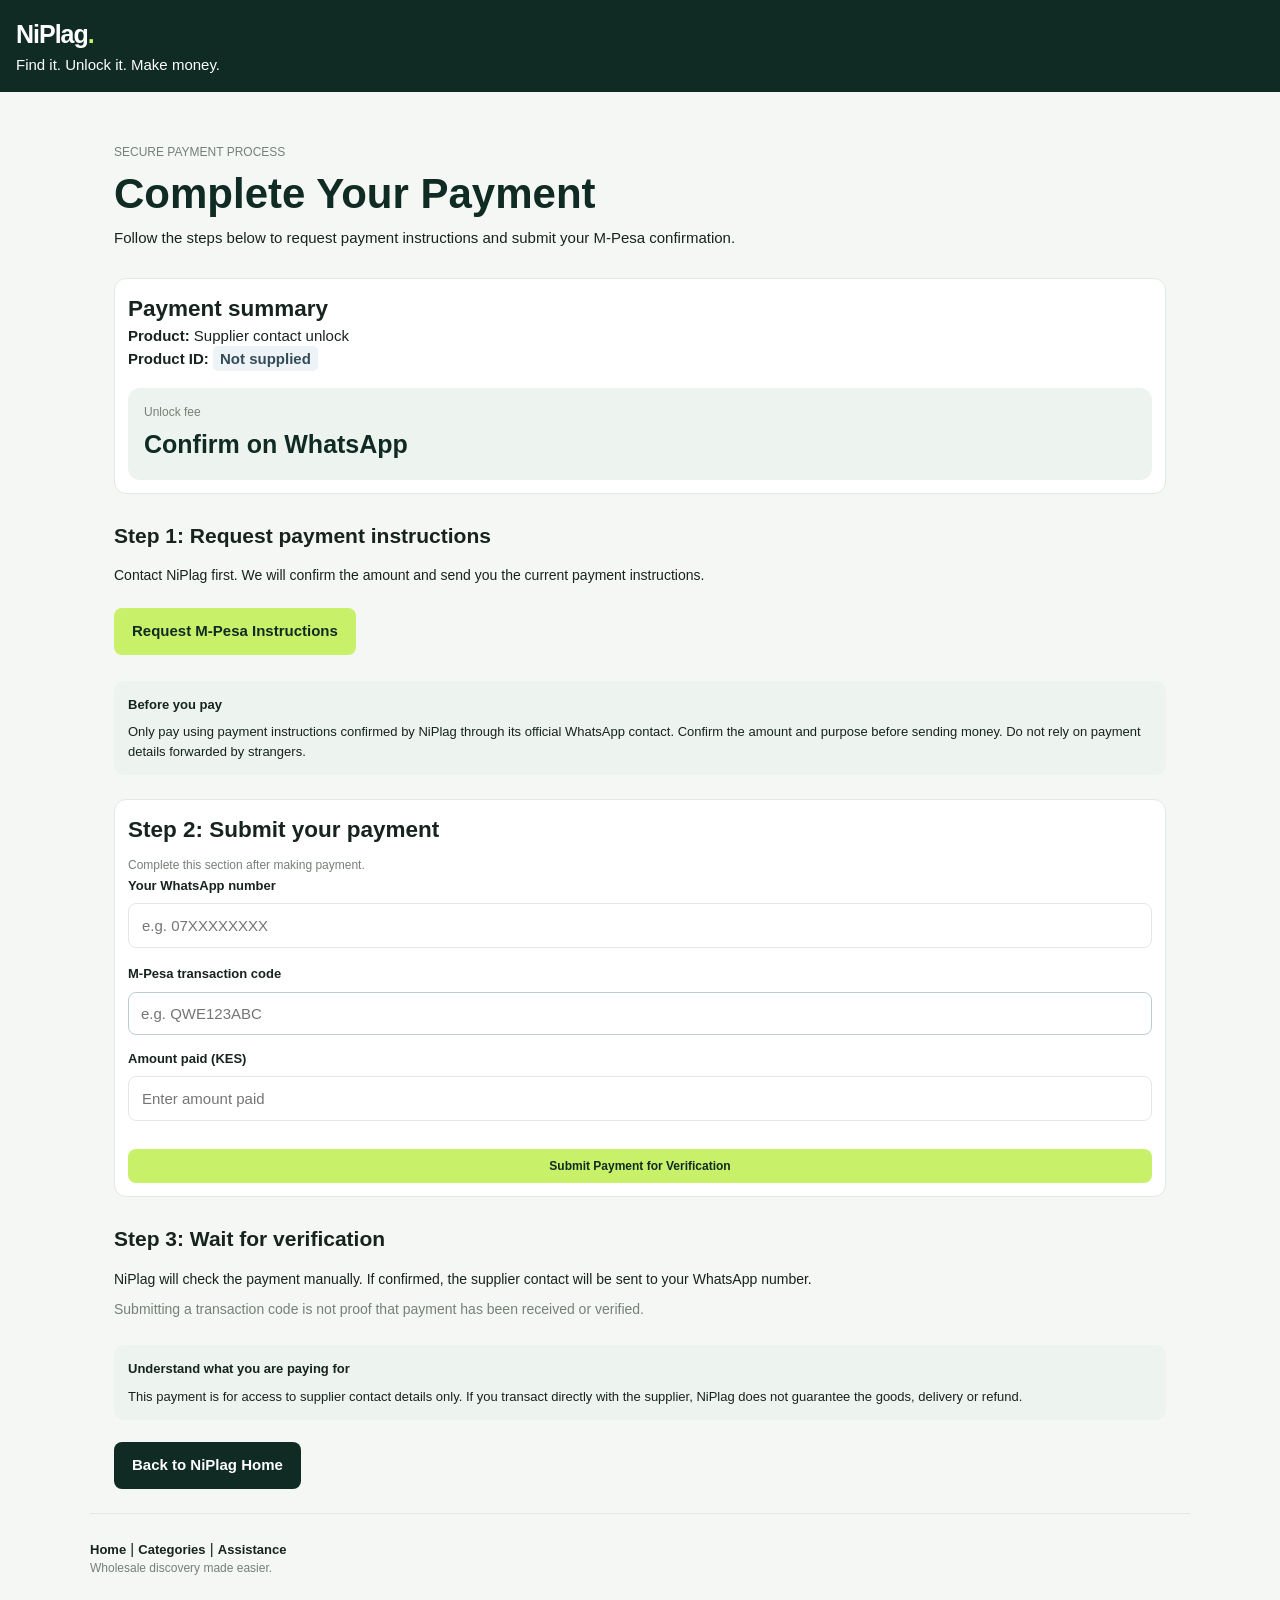
<file: payment.html>
<!DOCTYPE html>
<html lang="en">
<head>
  <meta charset="UTF-8">
  <meta name="viewport" content="width=device-width, initial-scale=1.0">
  <title>Payment | NiPlag</title>
  <link rel="stylesheet" href="css/style.css">
</head>
<body>

<header class="site-header">
  <div class="logo">NiPlag<span>.</span></div>
  <p>Find it. Unlock it. Make money.</p>
</header>

<main class="container">

  <section class="payment-hero">
    <p class="muted">SECURE PAYMENT PROCESS</p>
    <h1>Complete Your Payment</h1>
    <p>Follow the steps below to request payment instructions and submit your M-Pesa confirmation.</p>
  </section>

  <section class="product-card">
    <div class="product-info">
      <h2>Payment summary</h2>
      <p><strong>Product:</strong> <span id="product-name">Supplier contact unlock</span></p>
      <p><strong>Product ID:</strong> <span id="product-id">Not supplied</span></p>
      <div class="payment-amount">
        <p class="muted">Unlock fee</p>
        <h2 id="payment-fee">Confirm on WhatsApp</h2>
      </div>
    </div>
  </section>

  <section class="payment-steps">
    <h2 class="section-title">Step 1: Request payment instructions</h2>
    <p>Contact NiPlag first. We will confirm the amount and send you the current payment instructions.</p>
    <a class="btn btn-accent" id="request-payment" href="https://wa.me/254754058116">
      Request M-Pesa Instructions
    </a>
  </section>

  <section class="notice payment-notice">
    <strong>Before you pay</strong>
    <p>Only pay using payment instructions confirmed by NiPlag through its official WhatsApp contact. Confirm the amount and purpose before sending money. Do not rely on payment details forwarded by strangers.</p>
  </section>

  <section class="product-card payment-form-card">
    <div class="product-info">
      <h2>Step 2: Submit your payment</h2>
      <p class="muted">Complete this section after making payment.</p>

      <form id="payment-form">

        <label for="buyer-phone">Your WhatsApp number</label>
        <input class="form-control" type="tel" id="buyer-phone"
          placeholder="e.g. 07XXXXXXXX" required>

        <label for="mpesa-code">M-Pesa transaction code</label>
        <input class="form-control" type="text" id="mpesa-code"
          placeholder="e.g. QWE123ABC" required>

        <label for="amount-paid">Amount paid (KES)</label>
        <input class="form-control" type="number" id="amount-paid"
          min="1" placeholder="Enter amount paid" required>

        <button class="btn btn-accent" type="submit">
          Submit Payment for Verification
        </button>

      </form>
    </div>
  </section>

  <section class="payment-steps">
    <h2 class="section-title">Step 3: Wait for verification</h2>
    <p>NiPlag will check the payment manually. If confirmed, the supplier contact will be sent to your WhatsApp number.</p>
    <p class="muted">Submitting a transaction code is not proof that payment has been received or verified.</p>
  </section>

  <section class="notice payment-warning">
    <strong>Understand what you are paying for</strong>
    <p>This payment is for access to supplier contact details only. If you transact directly with the supplier, NiPlag does not guarantee the goods, delivery or refund.</p>
  </section>

  <a class="btn" href="index.html">Back to NiPlag Home</a>

</main>

<footer class="container product-footer">
  <a href="index.html">Home</a> |
  <a href="categories.html">Categories</a> |
  <a href="assistance.html">Assistance</a>
  <p class="muted">Wholesale discovery made easier.</p>
</footer>

<script>
  const params = new URLSearchParams(window.location.search);

  const product = params.get("product") || "Supplier contact unlock";
  const productId = params.get("id") || "Not supplied";
  const fee = params.get("fee");

  document.getElementById("product-name").textContent = product;
  document.getElementById("product-id").textContent = productId;

  if (fee && !isNaN(Number(fee)) && Number(fee) > 0) {
    document.getElementById("payment-fee").textContent = "KES " + fee;
  }

  const requestMessage =
    "Hello NiPlag. I would like payment instructions for a supplier contact unlock.\n\n" +
    "Product: " + product + "\n" +
    "Product ID: " + productId + "\n" +
    "Expected unlock fee: " + (fee ? "KES " + fee : "Please confirm") +
    "\n\nPlease confirm the payment method and amount.";

  document.getElementById("request-payment").href =
    "https://wa.me/254754058116?text=" + encodeURIComponent(requestMessage);

  document.getElementById("payment-form").addEventListener("submit", function(e) {
    e.preventDefault();

    const phone = document.getElementById("buyer-phone").value.trim();
    const code = document.getElementById("mpesa-code").value.trim().toUpperCase();
    const amount = document.getElementById("amount-paid").value;

    const message =
      "NIPLAG PAYMENT VERIFICATION REQUEST\n\n" +
      "Product: " + product + "\n" +
      "Product ID: " + productId + "\n" +
      "Expected unlock fee: " + (fee ? "KES " + fee : "Not specified") + "\n" +
      "Buyer WhatsApp: " + phone + "\n" +
      "M-Pesa transaction code: " + code + "\n" +
      "Amount paid: KES " + amount + "\n\n" +
      "Please verify my payment and process my supplier contact unlock.";

    window.open(
      "https://wa.me/254754058116?text=" + encodeURIComponent(message),
      "_blank"
    );
  });
</script>

</body>
    </html>
</file>
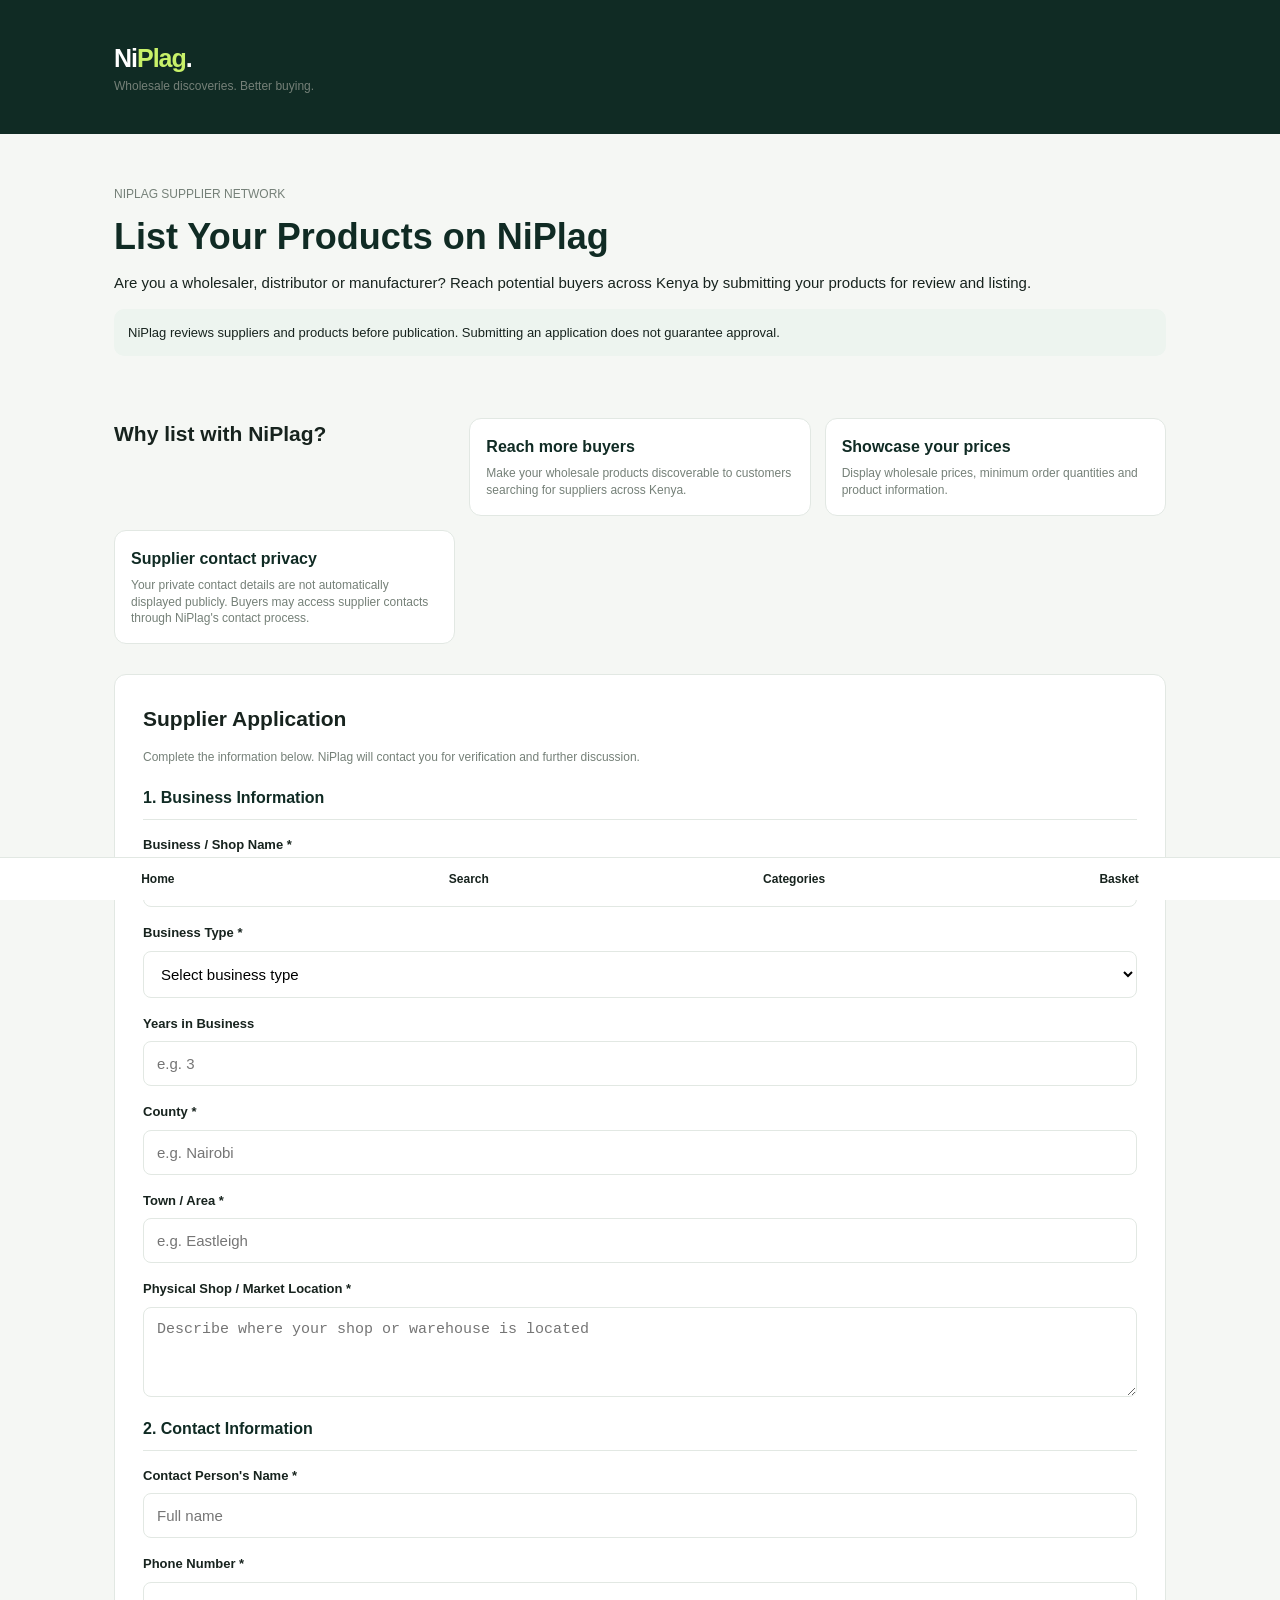
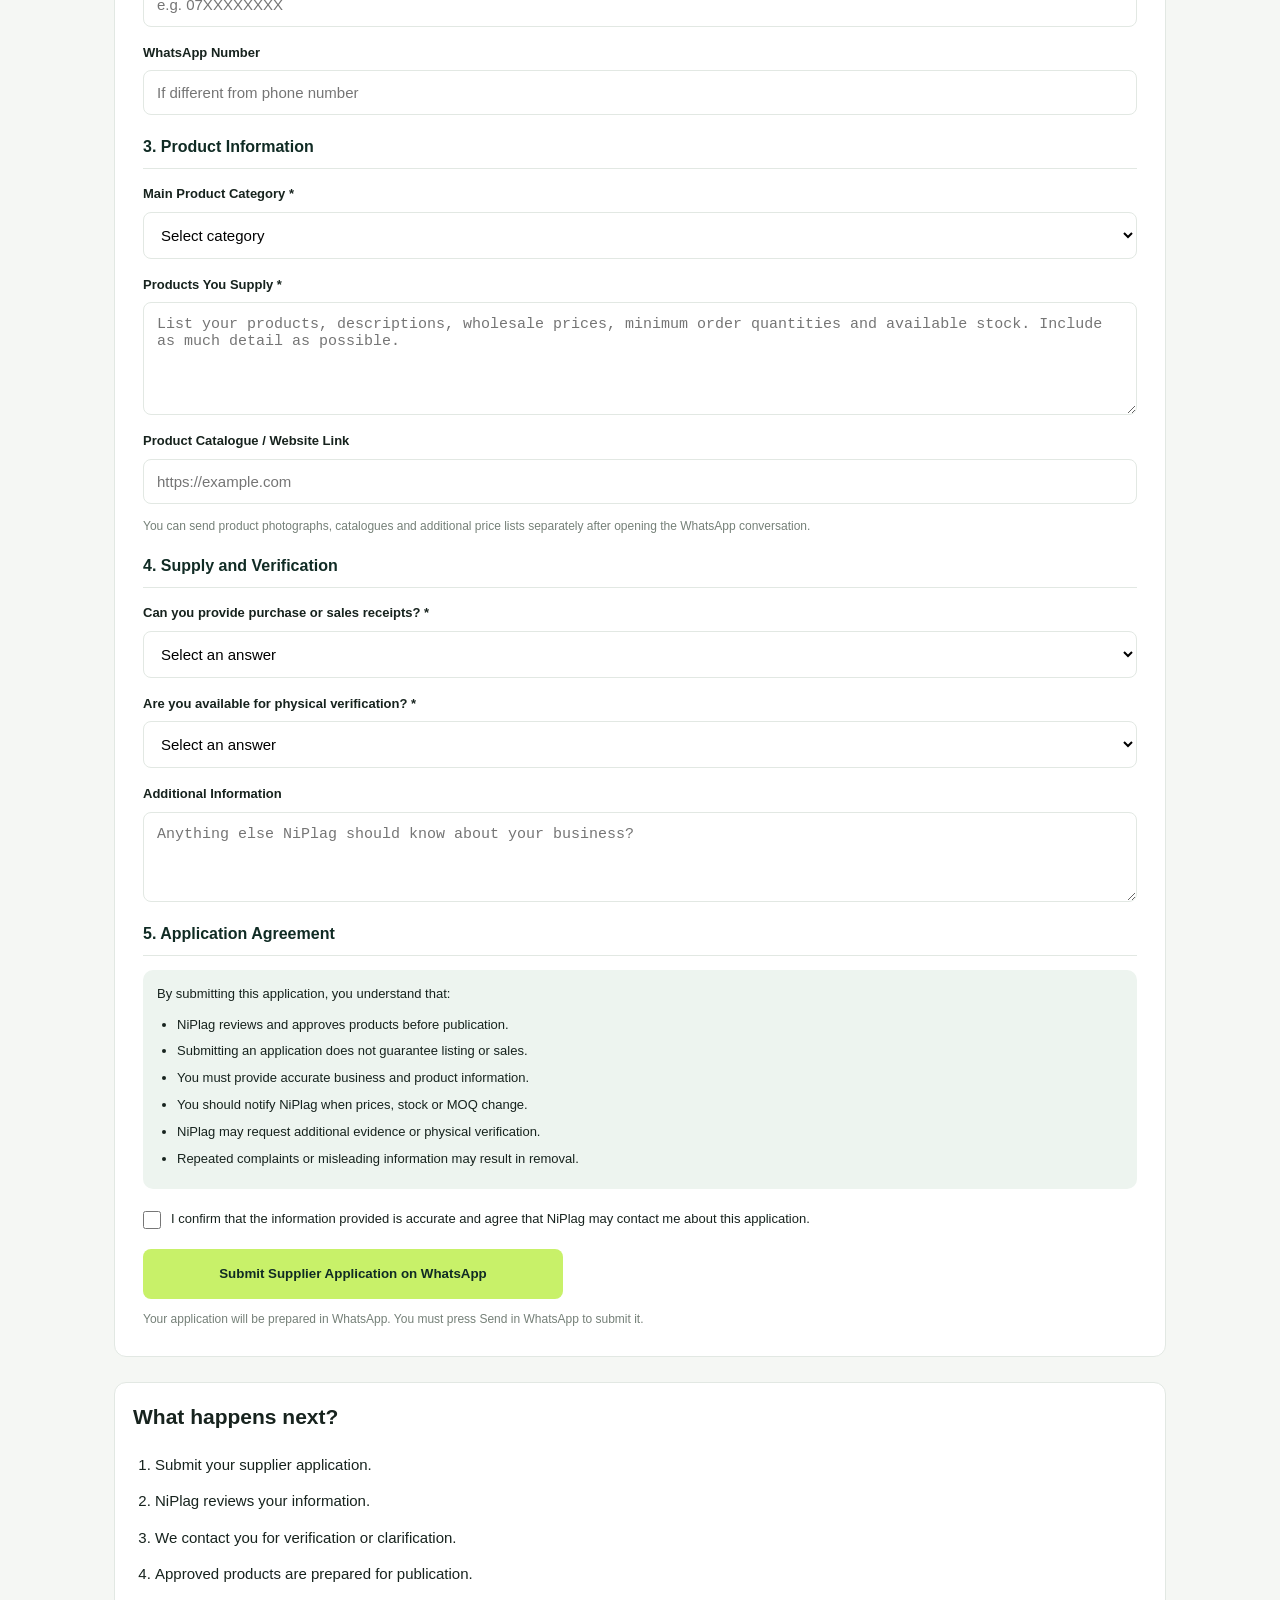
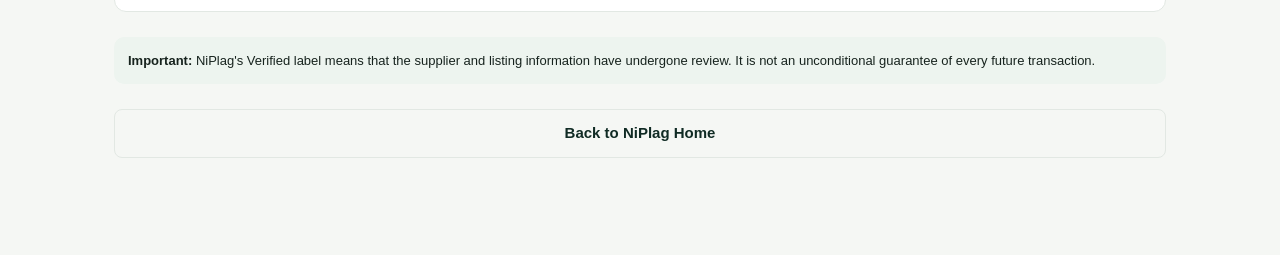
<file: plag-product.html>
<!DOCTYPE html>
<html lang="en">
<head>
  <meta charset="UTF-8">
  <meta name="viewport" content="width=device-width, initial-scale=1.0">
  <meta name="description" content="Apply to list your wholesale products on NiPlag and reach buyers across Kenya.">
  <title>List Your Products | NiPlag</title>
  <link rel="stylesheet" href="css/style.css">
</head>

<body>

<header class="site-header">
  <div class="container">
    <a href="index.html" class="logo">Ni<span>Plag</span>.</a>
    <p class="muted">Wholesale discoveries. Better buying.</p>
  </div>
</header>

<main class="container">

  <!-- INTRODUCTION -->

  <section class="supplier-hero">
    <p class="muted">NIPLAG SUPPLIER NETWORK</p>
    <h1>List Your Products on NiPlag</h1>

    <p>
      Are you a wholesaler, distributor or manufacturer?
      Reach potential buyers across Kenya by submitting
      your products for review and listing.
    </p>

    <div class="notice">
      NiPlag reviews suppliers and products before publication.
      Submitting an application does not guarantee approval.
    </div>
  </section>

  <!-- SUPPLIER BENEFITS -->

  <section class="supplier-benefits">
    <h2 class="section-title">Why list with NiPlag?</h2>

    <div class="supplier-benefit">
      <h3>Reach more buyers</h3>
      <p class="muted">
        Make your wholesale products discoverable to customers
        searching for suppliers across Kenya.
      </p>
    </div>

    <div class="supplier-benefit">
      <h3>Showcase your prices</h3>
      <p class="muted">
        Display wholesale prices, minimum order quantities
        and product information.
      </p>
    </div>

    <div class="supplier-benefit">
      <h3>Supplier contact privacy</h3>
      <p class="muted">
        Your private contact details are not automatically
        displayed publicly. Buyers may access supplier
        contacts through NiPlag's contact process.
      </p>
    </div>
  </section>

  <!-- APPLICATION FORM -->

  <section class="supplier-form-section">

    <h2 class="section-title">Supplier Application</h2>

    <p class="muted">
      Complete the information below. NiPlag will contact
      you for verification and further discussion.
    </p>

    <form id="supplier-form">

      <h3 class="form-subheading">1. Business Information</h3>

      <label for="business-name">Business / Shop Name *</label>
      <input
        class="form-control"
        type="text"
        id="business-name"
        required
        placeholder="Enter your business name">

      <label for="business-type">Business Type *</label>
      <select class="form-control" id="business-type" required>
        <option value="">Select business type</option>
        <option>Wholesaler</option>
        <option>Distributor</option>
        <option>Manufacturer</option>
        <option>Importer</option>
        <option>Retailer</option>
        <option>Other</option>
      </select>

      <label for="years-business">Years in Business</label>
      <input
        class="form-control"
        type="number"
        id="years-business"
        min="0"
        placeholder="e.g. 3">

      <label for="business-location">County *</label>
      <input
        class="form-control"
        type="text"
        id="business-location"
        required
        placeholder="e.g. Nairobi">

      <label for="business-town">Town / Area *</label>
      <input
        class="form-control"
        type="text"
        id="business-town"
        required
        placeholder="e.g. Eastleigh">

      <label for="shop-location">Physical Shop / Market Location *</label>
      <textarea
        class="form-control"
        id="shop-location"
        rows="3"
        required
        placeholder="Describe where your shop or warehouse is located"></textarea>


      <h3 class="form-subheading">2. Contact Information</h3>

      <label for="contact-person">Contact Person's Name *</label>
      <input
        class="form-control"
        type="text"
        id="contact-person"
        required
        placeholder="Full name">

      <label for="supplier-phone">Phone Number *</label>
      <input
        class="form-control"
        type="tel"
        id="supplier-phone"
        required
        placeholder="e.g. 07XXXXXXXX">

      <label for="supplier-whatsapp">WhatsApp Number</label>
      <input
        class="form-control"
        type="tel"
        id="supplier-whatsapp"
        placeholder="If different from phone number">


      <h3 class="form-subheading">3. Product Information</h3>

      <label for="product-category">Main Product Category *</label>
      <select class="form-control" id="product-category" required>
        <option value="">Select category</option>
        <option>Electronics</option>
        <option>Electrical</option>
        <option>Farming</option>
        <option>Home & Living</option>
        <option>Building & Construction</option>
        <option>Fashion & Accessories</option>
        <option>Other</option>
      </select>

      <label for="product-details">Products You Supply *</label>
      <textarea
        class="form-control"
        id="product-details"
        rows="5"
        required
        placeholder="List your products, descriptions, wholesale prices, minimum order quantities and available stock. Include as much detail as possible."></textarea>

      <label for="catalogue-link">Product Catalogue / Website Link</label>
      <input
        class="form-control"
        type="url"
        id="catalogue-link"
        placeholder="https://example.com">

      <p class="muted">
        You can send product photographs, catalogues and
        additional price lists separately after opening
        the WhatsApp conversation.
      </p>


      <h3 class="form-subheading">4. Supply and Verification</h3>

      <label for="receipt">Can you provide purchase or sales receipts? *</label>
      <select class="form-control" id="receipt" required>
        <option value="">Select an answer</option>
        <option>Yes</option>
        <option>No</option>
        <option>Depending on the product</option>
      </select>

      <label for="verification">Are you available for physical verification? *</label>
      <select class="form-control" id="verification" required>
        <option value="">Select an answer</option>
        <option>Yes</option>
        <option>No</option>
        <option>By appointment</option>
      </select>

      <label for="additional-info">Additional Information</label>
      <textarea
        class="form-control"
        id="additional-info"
        rows="3"
        placeholder="Anything else NiPlag should know about your business?"></textarea>


      <h3 class="form-subheading">5. Application Agreement</h3>

      <div class="notice">
        <p>
          By submitting this application, you understand that:
        </p>

        <ul>
          <li>NiPlag reviews and approves products before publication.</li>
          <li>Submitting an application does not guarantee listing or sales.</li>
          <li>You must provide accurate business and product information.</li>
          <li>You should notify NiPlag when prices, stock or MOQ change.</li>
          <li>NiPlag may request additional evidence or physical verification.</li>
          <li>Repeated complaints or misleading information may result in removal.</li>
        </ul>
      </div>

      <label class="supplier-consent">
        <input type="checkbox" id="supplier-consent" required>
        I confirm that the information provided is accurate
        and agree that NiPlag may contact me about this application.
      </label>

      <button type="submit" class="btn btn-accent supplier-submit">
        Submit Supplier Application on WhatsApp
      </button>

      <p class="muted">
        Your application will be prepared in WhatsApp.
        You must press Send in WhatsApp to submit it.
      </p>

    </form>

  </section>

  <!-- VERIFICATION PROCESS -->

  <section class="supplier-process">
    <h2 class="section-title">What happens next?</h2>

    <ol>
      <li>Submit your supplier application.</li>
      <li>NiPlag reviews your information.</li>
      <li>We contact you for verification or clarification.</li>
      <li>Approved products are prepared for publication.</li>
    </ol>
  </section>

  <section class="notice">
    <strong>Important:</strong> NiPlag's Verified label means
    that the supplier and listing information have undergone
    review. It is not an unconditional guarantee of every
    future transaction.
  </section>

  <div class="basket-actions">
    <a href="index.html" class="btn btn-outline">
      Back to NiPlag Home
    </a>
  </div>

</main>

<nav class="bottom-nav">
  <a href="index.html">Home</a>
  <a href="search.html">Search</a>
  <a href="categories.html">Categories</a>
  <a href="basket.html">Basket</a>
</nav>

<script>
document.getElementById("supplier-form").addEventListener("submit", function(event) {
  event.preventDefault();

  const getValue = id =>
    document.getElementById(id).value.trim();

  const message = `
NIPLAG SUPPLIER APPLICATION

BUSINESS INFORMATION
Business name: ${getValue("business-name")}
Business type: ${getValue("business-type")}
Years in business: ${getValue("years-business") || "Not provided"}
County: ${getValue("business-location")}
Town / Area: ${getValue("business-town")}
Shop location: ${getValue("shop-location")}

CONTACT INFORMATION
Contact person: ${getValue("contact-person")}
Phone: ${getValue("supplier-phone")}
WhatsApp: ${getValue("supplier-whatsapp") || "Same as phone / Not provided"}

PRODUCT INFORMATION
Main category: ${getValue("product-category")}
Products and prices:
${getValue("product-details")}

Catalogue / Website:
${getValue("catalogue-link") || "Not provided"}

SUPPLY AND VERIFICATION
Receipts: ${getValue("receipt")}
Physical verification: ${getValue("verification")}

Additional information:
${getValue("additional-info") || "None"}

I confirm that the information provided is accurate.
I am applying to list products on NiPlag.
  `.trim();

  const supplierWhatsApp = "254703859837";

  const whatsappURL =
    "https://wa.me/" + supplierWhatsApp +
    "?text=" + encodeURIComponent(message);

  window.location.href = whatsappURL;
});
</script>

</body>
      </html>
</file>
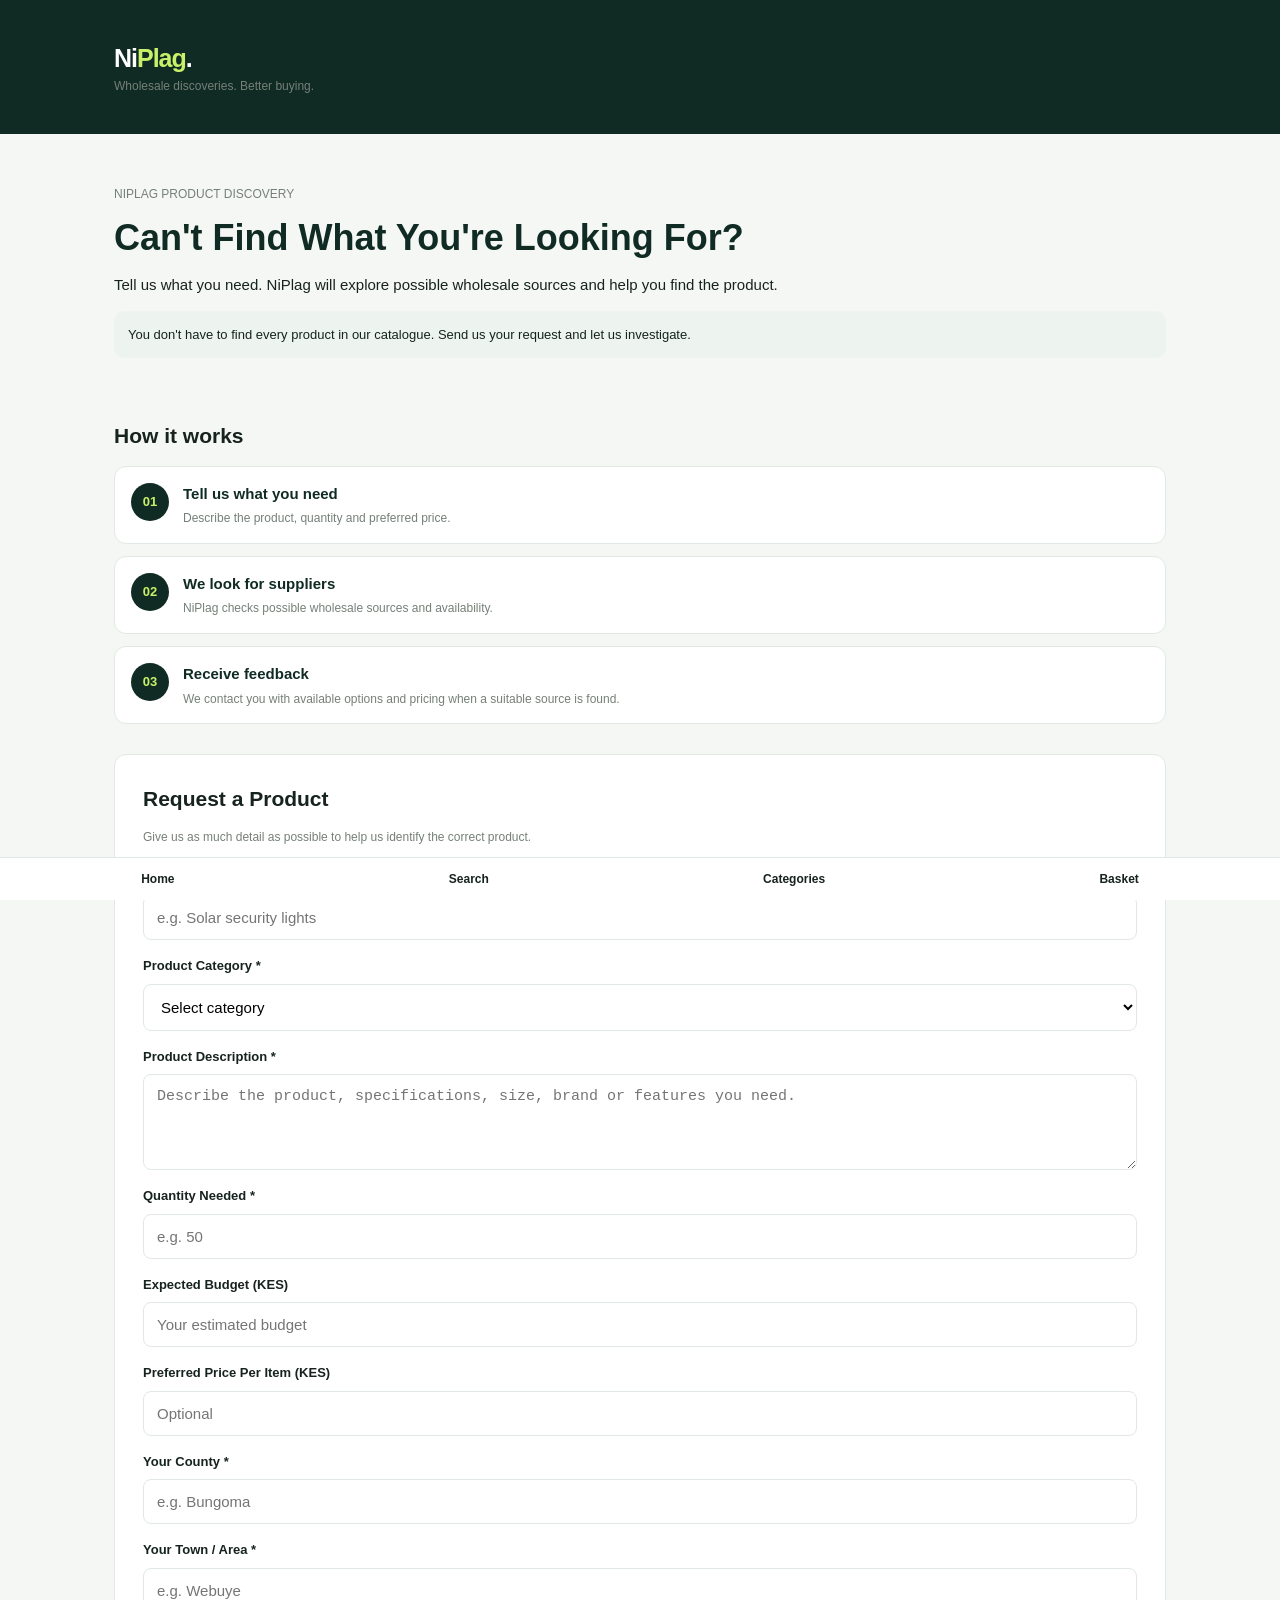
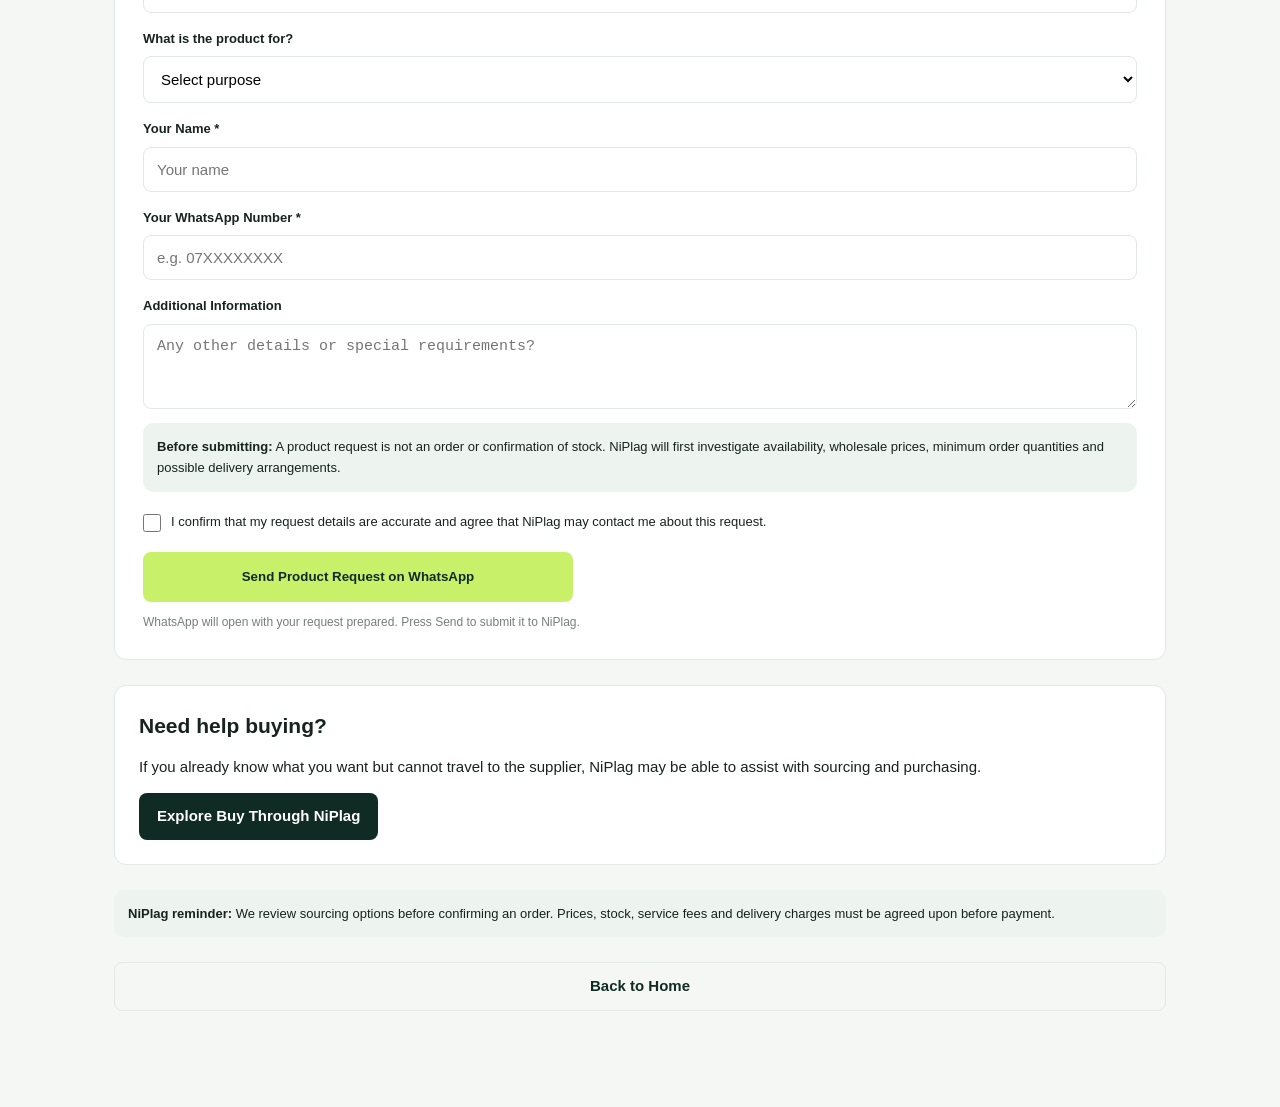
<file: request-item.html>
<!DOCTYPE html>
<html lang="en">
<head>
  <meta charset="UTF-8">
  <meta name="viewport" content="width=device-width, initial-scale=1.0">
  <meta name="description" content="Request wholesale products that you cannot find on NiPlag.">
  <title>Request a Product | NiPlag</title>
  <link rel="stylesheet" href="css/style.css">
</head>

<body>

<header class="site-header">
  <div class="container">
    <a href="index.html" class="logo">Ni<span>Plag</span>.</a>
    <p class="muted">Wholesale discoveries. Better buying.</p>
  </div>
</header>

<main class="container">

  <!-- INTRODUCTION -->

  <section class="request-hero">
    <p class="muted">NIPLAG PRODUCT DISCOVERY</p>

    <h1>Can't Find What You're Looking For?</h1>

    <p>
      Tell us what you need. NiPlag will explore possible
      wholesale sources and help you find the product.
    </p>

    <div class="notice">
      You don't have to find every product in our catalogue.
      Send us your request and let us investigate.
    </div>
  </section>

  <!-- HOW IT WORKS -->

  <section class="request-benefits">
    <h2 class="section-title">How it works</h2>

    <div class="request-benefit">
      <span>01</span>
      <div>
        <h3>Tell us what you need</h3>
        <p class="muted">
          Describe the product, quantity and preferred price.
        </p>
      </div>
    </div>

    <div class="request-benefit">
      <span>02</span>
      <div>
        <h3>We look for suppliers</h3>
        <p class="muted">
          NiPlag checks possible wholesale sources and availability.
        </p>
      </div>
    </div>

    <div class="request-benefit">
      <span>03</span>
      <div>
        <h3>Receive feedback</h3>
        <p class="muted">
          We contact you with available options and pricing
          when a suitable source is found.
        </p>
      </div>
    </div>
  </section>

  <!-- PRODUCT REQUEST FORM -->

  <section class="request-form-section">

    <h2 class="section-title">Request a Product</h2>

    <p class="muted">
      Give us as much detail as possible to help us
      identify the correct product.
    </p>

    <form id="product-request-form">

      <label for="request-name">Product Name *</label>
      <input
        class="form-control"
        type="text"
        id="request-name"
        required
        placeholder="e.g. Solar security lights">

      <label for="request-category">Product Category *</label>
      <select class="form-control" id="request-category" required>
        <option value="">Select category</option>
        <option>Electronics</option>
        <option>Electrical</option>
        <option>Farming</option>
        <option>Home & Living</option>
        <option>Building & Construction</option>
        <option>Fashion & Accessories</option>
        <option>Automotive</option>
        <option>Beauty & Personal Care</option>
        <option>Other</option>
      </select>

      <label for="request-description">Product Description *</label>
      <textarea
        class="form-control"
        id="request-description"
        rows="4"
        required
        placeholder="Describe the product, specifications, size, brand or features you need."></textarea>

      <label for="request-quantity">Quantity Needed *</label>
      <input
        class="form-control"
        type="number"
        id="request-quantity"
        min="1"
        required
        placeholder="e.g. 50">

      <label for="request-budget">Expected Budget (KES)</label>
      <input
        class="form-control"
        type="number"
        id="request-budget"
        min="0"
        placeholder="Your estimated budget">

      <label for="request-price">Preferred Price Per Item (KES)</label>
      <input
        class="form-control"
        type="number"
        id="request-price"
        min="0"
        placeholder="Optional">

      <label for="request-location">Your County *</label>
      <input
        class="form-control"
        type="text"
        id="request-location"
        required
        placeholder="e.g. Bungoma">

      <label for="request-town">Your Town / Area *</label>
      <input
        class="form-control"
        type="text"
        id="request-town"
        required
        placeholder="e.g. Webuye">

      <label for="request-use">What is the product for?</label>
      <select class="form-control" id="request-use">
        <option value="">Select purpose</option>
        <option>Personal use</option>
        <option>Resale / Business</option>
        <option>Construction project</option>
        <option>Institution / Organisation</option>
        <option>Other</option>
      </select>

      <label for="request-contact">Your Name *</label>
      <input
        class="form-control"
        type="text"
        id="request-contact"
        required
        placeholder="Your name">

      <label for="request-whatsapp">Your WhatsApp Number *</label>
      <input
        class="form-control"
        type="tel"
        id="request-whatsapp"
        required
        placeholder="e.g. 07XXXXXXXX">

      <label for="request-extra">Additional Information</label>
      <textarea
        class="form-control"
        id="request-extra"
        rows="3"
        placeholder="Any other details or special requirements?"></textarea>

      <div class="notice">
        <strong>Before submitting:</strong>
        A product request is not an order or confirmation of stock.
        NiPlag will first investigate availability, wholesale prices,
        minimum order quantities and possible delivery arrangements.
      </div>

      <label class="request-consent">
        <input type="checkbox" id="request-consent" required>
        I confirm that my request details are accurate and
        agree that NiPlag may contact me about this request.
      </label>

      <button type="submit" class="btn btn-accent request-submit">
        Send Product Request on WhatsApp
      </button>

      <p class="muted">
        WhatsApp will open with your request prepared.
        Press Send to submit it to NiPlag.
      </p>

    </form>
  </section>

  <!-- OTHER OPTIONS -->

  <section class="request-other">
    <h2 class="section-title">Need help buying?</h2>

    <p>
      If you already know what you want but cannot travel
      to the supplier, NiPlag may be able to assist with
      sourcing and purchasing.
    </p>

    <a href="assistance.html" class="btn">
      Explore Buy Through NiPlag
    </a>
  </section>

  <section class="notice">
    <strong>NiPlag reminder:</strong>
    We review sourcing options before confirming an order.
    Prices, stock, service fees and delivery charges must
    be agreed upon before payment.
  </section>

  <div class="basket-actions">
    <a href="index.html" class="btn btn-outline">
      Back to Home
    </a>
  </div>

</main>

<nav class="bottom-nav">
  <a href="index.html">Home</a>
  <a href="search.html">Search</a>
  <a href="categories.html">Categories</a>
  <a href="basket.html">Basket</a>
</nav>

<script>
document.getElementById("product-request-form").addEventListener("submit", function(event) {
  event.preventDefault();

  const getValue = id =>
    document.getElementById(id).value.trim();

  const message = `
NIPLAG - NEW PRODUCT REQUEST

PRODUCT DETAILS
Product: ${getValue("request-name")}
Category: ${getValue("request-category")}
Description: ${getValue("request-description")}
Quantity needed: ${getValue("request-quantity")}

Budget: ${getValue("request-budget") || "Not specified"}
Preferred price per item: ${getValue("request-price") || "Not specified"}

BUYER LOCATION
County: ${getValue("request-location")}
Town / Area: ${getValue("request-town")}

PURPOSE
${getValue("request-use") || "Not specified"}

BUYER CONTACT
Name: ${getValue("request-contact")}
WhatsApp: ${getValue("request-whatsapp")}

Additional information:
${getValue("request-extra") || "None"}

I would like NiPlag to investigate this product
and contact me with possible wholesale options.
  `.trim();

  const niplagWhatsApp = "254754058116";

  const whatsappURL =
    "https://wa.me/" + niplagWhatsApp +
    "?text=" + encodeURIComponent(message);

  window.location.href = whatsappURL;
});
</script>

</body>
    </html>
</file>
<file: css/style.css>
/* NIPLAG DESIGN SYSTEM - DAY 2 */

:root {
  --primary: #102b24;
  --secondary: #1d4939;
  --accent: #c8f169;
  --background: #f5f7f4;
  --surface: #ffffff;
  --text: #17231e;
  --muted: #758078;
  --border: #e2e8e3;
  --danger: #d94848;
  --radius: 12px;
}

* {
  box-sizing: border-box;
  margin: 0;
  padding: 0;
}

body {
  font-family: Arial, sans-serif;
  background: var(--background);
  color: var(--text);
  line-height: 1.5;
  font-size: 15px;
}

a {
  color: inherit;
  text-decoration: none;
}

.container {
  width: 100%;
  max-width: 1100px;
  margin: auto;
  padding: 16px;
}

/* HEADER */

.site-header {
  background: var(--primary);
  color: white;
  padding: 16px;
}

.logo {
  font-size: 25px;
  font-weight: 800;
  letter-spacing: -1px;
}

.logo span {
  color: var(--accent);
}

/* BUTTONS */

.btn {
  display: inline-block;
  padding: 12px 18px;
  border: none;
  border-radius: 8px;
  background: var(--primary);
  color: white;
  font-weight: bold;
  cursor: pointer;
  text-align: center;
}

.btn-accent {
  background: var(--accent);
  color: var(--primary);
}

.btn-outline {
  background: transparent;
  border: 1px solid var(--border);
  color: var(--primary);
}


/* PRODUCT CARDS - COMPACT RESPONSIVE GRID */

.product-grid {
  display: grid;
  grid-template-columns: repeat(2, minmax(0, 1fr));
  gap: 12px;
  align-items: stretch;
}

.product-card {
  background: var(--surface);
  border: 1px solid var(--border);
  border-radius: var(--radius);
  overflow: hidden;
  margin-bottom: 0;
  min-width: 0;
  display: flex;
  flex-direction: column;
}

.product-image {
  display: block;
  width: 100%;
  aspect-ratio: 4 / 3;
  object-fit: contain;
  background: #f0f3f0;
}

.product-info {
  padding: 10px;
  display: flex;
  flex-direction: column;
  flex: 1;
}

.product-name {
  font-size: 14px;
  font-weight: bold;
  line-height: 1.35;
  color: var(--primary);
  display: -webkit-box;
  -webkit-line-clamp: 2;
  -webkit-box-orient: vertical;
  overflow: hidden;
  min-height: 38px;
}

.price {
  color: var(--primary);
  font-size: 17px;
  font-weight: 800;
  margin: 7px 0;
  overflow-wrap: anywhere;
}

.muted {
  color: var(--muted);
  font-size: 12px;
  line-height: 1.4;
}

.product-card .btn {
  display: block;
  width: 100%;
  margin-top: 8px;
  padding: 10px 7px;
  font-size: 12px;
}

@media (min-width: 700px) {
  .product-grid {
    grid-template-columns: repeat(3, minmax(0, 1fr));
    gap: 16px;
  }

  .product-info {
    padding: 13px;
  }

  .product-name {
    font-size: 15px;
  }
}

@media (min-width: 1000px) {
  .product-grid {
    grid-template-columns: repeat(4, minmax(0, 1fr));
  }
      }

/* BADGES */

.badge {
  display: inline-block;
  padding: 4px 9px;
  border-radius: 20px;
  font-size: 11px;
  font-weight: bold;
}

.verified {
  background: #e4f5e8;
  color: #236b39;
}

.unlock-badge {
  background: #fff2d8;
  color: #805000;
}

/* FORMS */

.form-control {
  width: 100%;
  padding: 13px;
  margin: 7px 0 14px;
  border: 1px solid var(--border);
  border-radius: 8px;
  background: white;
  font-size: 15px;
}

label {
  font-weight: bold;
  font-size: 13px;
}

/* SECTIONS */

.section-title {
  font-size: 21px;
  font-weight: 800;
  margin-bottom: 14px;
}

.notice {
  padding: 14px;
  background: #edf4ef;
  border-radius: 10px;
  margin: 14px 0;
  font-size: 13px;
}

/* MOBILE NAVIGATION */

.bottom-nav {
  display: flex;
  justify-content: space-around;
  background: white;
  border-top: 1px solid var(--border);
  padding: 12px 4px;
  position: sticky;
  bottom: 0;
}

.bottom-nav a {
  font-size: 12px;
  font-weight: bold;
}

/* DESKTOP */

@media (min-width: 700px) {
  .product-grid {
    display: grid;
    grid-template-columns: repeat(3, 1fr);
    gap: 18px;
  }

  .container {
    padding: 24px;
  }
}

/* DAY 3 - HOMEPAGE */

h1 {
  font-size: 30px;
  line-height: 1.2;
  margin-bottom: 12px;
  color: var(--primary);
}

section {
  width: 100%;
}


.product-grid {
  display: grid;
  grid-template-columns: repeat(2, minmax(0, 1fr));
  gap: 12px;
  align-items: stretch;
}

@media (min-width: 700px) {
  .product-grid {
    grid-template-columns: repeat(3, minmax(0, 1fr));
  }
}

@media (min-width: 1000px) {
  .product-grid {
    grid-template-columns: repeat(4, minmax(0, 1fr));
  }
}


.product-grid .btn {
  flex: 1 1 42%;
}

.product-card h3 {
  margin: 12px 0 8px;
  color: var(--primary);
}

.product-card .btn {
  margin-top: 14px;
}

footer {
  border-top: 1px solid var(--border);
}

footer a {
  font-weight: bold;
  font-size: 13px;
}

@media (min-width: 700px) {
  h1 {
    font-size: 42px;
  }

  .product-grid .btn {
    flex: 1;
  }
  }
  
/* DAY 4 - SEARCH PAGE */

.search-intro {
  padding: 25px 0;
}

.search-intro form {
  margin-top: 16px;
}

.search-intro .btn {
  width: 100%;
}

.search-categories,
.search-results,
.search-request,
.search-buying {
  margin-bottom: 28px;
}

.search-chips {
  display: flex;
  flex-wrap: wrap;
  gap: 9px;
}

.search-chips a {
  background: white;
  border: 1px solid var(--border);
  padding: 10px 13px;
  border-radius: 20px;
  font-size: 13px;
  font-weight: bold;
}

.search-chips a:hover {
  background: var(--accent);
  color: var(--primary);
}

.search-request {
  margin-top: 20px;
}

.search-request .btn {
  margin-top: 12px;
}

@media (min-width: 700px) {
  .search-intro form {
    display: flex;
    gap: 10px;
  }

  .search-intro .form-control {
    flex: 1;
  }

  .search-intro .btn {
    width: auto;
  }
  }

/* DAY 5 - CATEGORIES PAGE */

.category-intro {
  padding: 28px 0;
}

.category-intro h1 {
  margin-top: 8px;
}

.category-section {
  margin-bottom: 30px;
}

.category-grid {
  display: grid;
  grid-template-columns: repeat(2, 1fr);
  gap: 12px;
}

.category-card {
  display: block;
  background: white;
  border: 1px solid var(--border);
  border-radius: var(--radius);
  padding: 16px 12px;
  transition: 0.2s ease;
}

.category-card:hover {
  border-color: var(--secondary);
  transform: translateY(-2px);
}

.category-icon {
  display: block;
  font-size: 30px;
  margin-bottom: 12px;
}

.category-card h3 {
  font-size: 15px;
  color: var(--primary);
  margin-bottom: 6px;
}

.category-card p {
  font-size: 12px;
  color: var(--muted);
  min-height: 36px;
}

.category-link {
  display: inline-block;
  margin-top: 12px;
  color: var(--secondary);
  font-size: 12px;
  font-weight: bold;
}

.category-help {
  margin: 25px 0;
}

.category-help .btn {
  margin-top: 14px;
}

@media (min-width: 700px) {
  .category-grid {
    grid-template-columns: repeat(3, 1fr);
    gap: 18px;
  }

  .category-card {
    padding: 22px;
  }
  }

/* DAY 6 - JIPLAG DEALS PAGE */

.deals-hero {
  padding: 30px 0;
}

.deals-hero h1 {
  margin: 14px 0 10px;
}

.deals-hero .btn {
  margin-top: 18px;
}

.deals-section {
  margin-bottom: 30px;
}

.deal-empty {
  background: white;
  border: 1px dashed var(--border);
  border-radius: var(--radius);
  padding: 28px 18px;
  text-align: center;
}

.deal-empty-icon {
  font-size: 42px;
  margin-bottom: 12px;
}

.deal-empty h3 {
  color: var(--primary);
  margin-bottom: 8px;
}

.deal-empty .btn {
  margin-top: 18px;
}

.deals-benefits {
  margin-bottom: 28px;
}

.deals-benefits .product-card {
  margin-top: 12px;
}

.deals-benefits .btn {
  margin-top: 14px;
}

.deals-notice {
  margin: 25px 0;
}

.deals-notice h3 {
  margin-bottom: 8px;
}

.deals-footer {
  padding: 24px 0;
  border-top: 1px solid var(--border);
}

.deals-footer a {
  font-size: 13px;
  font-weight: bold;
}

.deals-footer p + p {
  margin-top: 12px;
  }

/* DAY 7 - PRODUCT DETAILS PAGE */

.product-breadcrumb {
  padding: 18px 0;
  font-size: 12px;
  color: var(--muted);
}

.product-breadcrumb a {
  color: var(--secondary);
  font-weight: bold;
}

.product-detail {
  margin-bottom: 30px;
}

.product-detail-image {
  width: 100%;
  min-height: 240px;
  background: #e9eee9;
  border: 1px solid var(--border);
  border-radius: var(--radius);
  display: flex;
  flex-direction: column;
  align-items: center;
  justify-content: center;
  color: var(--muted);
  margin-bottom: 20px;
}

.product-detail-image span {
  font-size: 55px;
  margin-bottom: 10px;
}

.product-detail-image p {
  font-size: 13px;
}

.product-detail-info h1 {
  margin: 12px 0;
}

.product-description {
  margin: 16px 0;
  color: var(--muted);
}

.product-price-panel {
  background: white;
  border: 1px solid var(--border);
  border-radius: var(--radius);
  padding: 16px;
  margin: 20px 0;
}

.price-row {
  display: flex;
  justify-content: space-between;
  gap: 12px;
  padding: 12px 0;
  border-bottom: 1px solid var(--border);
  font-size: 13px;
}

.price-row:last-child {
  border-bottom: none;
}

.price-row strong {
  text-align: right;
  color: var(--primary);
}

.profit-row strong {
  color: #236b39;
}

.product-facts {
  background: white;
  padding: 16px;
  border-radius: var(--radius);
  border: 1px solid var(--border);
}

.product-facts p {
  font-size: 13px;
  margin: 9px 0;
}

.product-verification {
  margin: 18px 0;
  padding: 15px;
  background: #edf4ef;
  border-radius: var(--radius);
}

.product-verification p {
  margin-top: 6px;
}

.product-buying {
  margin-bottom: 30px;
}

.product-buying .product-card {
  margin-top: 14px;
}

.product-buying .btn {
  margin-top: 14px;
}

.product-more {
  margin: 25px 0;
}

.product-more .btn {
  margin: 6px 4px 6px 0;
}

.product-footer {
  padding: 24px 0;
  border-top: 1px solid var(--border);
}

@media (min-width: 700px) {
  .product-detail {
    display: grid;
    grid-template-columns: 1fr 1fr;
    gap: 28px;
    align-items: start;
  }

  .product-detail-image {
    min-height: 400px;
    margin-bottom: 0;
  }
  }

.unlock-hero {
  padding: 28px 0;
}

.unlock-hero h1 {
  margin: 8px 0;
}

.unlock-product {
  margin-bottom: 22px;
}

.unlock-price {
  margin-top: 18px;
  padding: 16px;
  background: #edf4ef;
  border-radius: var(--radius);
}

.unlock-price h2 {
  color: var(--primary);
  font-size: 25px;
  margin-top: 5px;
}

.unlock-steps {
  margin: 25px 0;
}

.unlock-steps p {
  padding: 10px 0;
  border-bottom: 1px solid var(--border);
  font-size: 14px;
}

.unlock-form-card {
  margin: 22px 0;
}

.unlock-form-card h2 {
  margin-bottom: 10px;
}

.unlock-form-card button {
  width: 100%;
  margin-top: 8px;
}

.unlock-warning {
  margin: 24px 0;
}

.unlock-warning p {
  margin-top: 8px;
}

.unlock-help {
  margin: 18px 0 10px;
  }
  
.payment-hero {
  padding: 28px 0;
}

.payment-hero h1 {
  margin: 8px 0;
}

.payment-amount {
  margin-top: 18px;
  padding: 16px;
  background: #edf4ef;
  border-radius: var(--radius);
}

.payment-amount h2 {
  color: var(--primary);
  font-size: 25px;
  margin-top: 5px;
}

.payment-steps {
  margin: 26px 0;
}

.payment-steps p {
  margin: 10px 0;
  font-size: 14px;
}

.payment-steps .btn {
  margin-top: 12px;
}

.payment-notice,
.payment-warning {
  margin: 22px 0;
}

.payment-notice p,
.payment-warning p {
  margin-top: 8px;
}

.payment-form-card {
  margin: 24px 0;
}

.payment-form-card h2 {
  margin-bottom: 10px;
}

.payment-form-card button {
  width: 100%;
  margin-top: 8px;
  }

/* =====================================
   NIPLAG DAY 10 - PRODUCT & BASKET
===================================== */

/* Product action buttons */

.buying-actions {
  display: flex;
  flex-direction: column;
  gap: 10px;
  margin: 20px 0;
}

.buying-actions .btn {
  width: 100%;
  min-height: 46px;
}

/* Basket header */

.basket-header-link {
  display: inline-block;
  margin-top: 10px;
  color: var(--accent);
  font-weight: bold;
  font-size: 13px;
}

.basket-header-link span {
  background: var(--accent);
  color: var(--primary);
  padding: 3px 8px;
  border-radius: 20px;
  margin-left: 4px;
}

/* Basket layout */

.basket-hero {
  padding: 28px 0;
}

.basket-hero h1 {
  margin: 8px 0;
}

.basket-panel {
  background: white;
  border: 1px solid var(--border);
  border-radius: var(--radius);
  padding: 16px;
  margin-bottom: 20px;
}

.basket-empty {
  text-align: center;
  padding: 25px 10px;
}

.basket-empty span {
  font-size: 45px;
}

.basket-empty h2 {
  margin: 10px 0;
}

.basket-empty .btn {
  margin-top: 16px;
}

/* Basket product rows */

.basket-item {
  display: flex;
  justify-content: space-between;
  align-items: center;
  gap: 12px;
  padding: 15px 0;
  border-bottom: 1px solid var(--border);
}

.basket-item h3 {
  font-size: 15px;
  margin-bottom: 5px;
}

.basket-item p {
  font-size: 13px;
  color: var(--muted);
  margin: 4px 0;
}

.basket-item button {
  font-size: 12px;
  padding: 8px 12px;
}

/* Quantity controls */

.quantity-controls {
  display: flex;
  align-items: center;
  gap: 12px;
  margin-top: 10px;
}

.quantity-controls button {
  width: 34px;
  height: 34px;
  padding: 0;
  border: 1px solid var(--border);
  border-radius: 7px;
  background: var(--background);
  color: var(--primary);
  font-size: 19px;
  font-weight: bold;
}

/* Basket totals */

.basket-total-panel {
  margin-top: 20px;
  padding: 16px;
  background: #edf4ef;
  border-radius: var(--radius);
}

.basket-total-panel h2 {
  color: var(--primary);
  margin: 6px 0 12px;
  overflow-wrap: anywhere;
}

.basket-total-panel p {
  margin-top: 8px;
}

/* Basket action buttons */

.basket-actions {
  margin: 25px 0;
}

.basket-actions .btn {
  display: block;
  width: 100%;
  margin: 10px 0;
}

#share-basket,
#send-basket-whatsapp {
  display: block;
  width: 100%;
  margin-top: 12px;
  min-height: 46px;
}

/* Product profit estimator */

.profit-estimator {
  background: white;
  border: 1px solid var(--border);
  border-radius: var(--radius);
  padding: 16px;
  margin: 20px 0;
}

.profit-estimator h2 {
  margin-bottom: 12px;
}

.profit-result {
  background: #edf4ef;
  border-radius: 8px;
  padding: 12px;
  margin-top: 12px;
}

.profit-result strong {
  color: var(--primary);
}

/* Desktop layout */

@media (min-width: 700px) {
  .buying-actions {
    flex-direction: row;
    align-items: stretch;
  }

  .buying-actions .btn {
    flex: 1;
    min-width: 0;
  }

  .basket-panel {
    padding: 22px;
  }
  }
  
/* =====================================
   NIPLAG DAY 11 - SUPPLIER APPLICATION
===================================== */

.supplier-hero {
  padding: 28px 0;
}

.supplier-hero h1 {
  color: var(--primary);
  font-size: 29px;
  line-height: 1.2;
  margin: 10px 0 14px;
}

.supplier-hero > p {
  margin-bottom: 12px;
}

.supplier-benefits {
  margin: 20px 0 30px;
}

.supplier-benefit {
  background: white;
  border: 1px solid var(--border);
  border-radius: var(--radius);
  padding: 16px;
  margin-bottom: 12px;
}

.supplier-benefit h3 {
  color: var(--primary);
  font-size: 16px;
  margin-bottom: 6px;
}

.supplier-form-section {
  background: white;
  border: 1px solid var(--border);
  border-radius: var(--radius);
  padding: 17px;
  margin-bottom: 25px;
}

.supplier-form-section > p {
  margin-bottom: 20px;
}

.form-subheading {
  color: var(--primary);
  font-size: 17px;
  margin: 25px 0 14px;
  padding-bottom: 9px;
  border-bottom: 1px solid var(--border);
}

.supplier-form-section .form-control {
  display: block;
}

.supplier-form-section textarea {
  resize: vertical;
  min-height: 90px;
}

.supplier-form-section select {
  cursor: pointer;
}

.supplier-consent {
  display: flex;
  align-items: flex-start;
  gap: 10px;
  font-size: 13px;
  font-weight: normal;
  line-height: 1.5;
  margin: 20px 0;
}

.supplier-consent input {
  width: 18px;
  height: 18px;
  flex-shrink: 0;
  margin-top: 2px;
  accent-color: var(--primary);
}

.supplier-submit {
  display: block;
  width: 100%;
  min-height: 50px;
  margin: 18px 0 12px;
  line-height: 1.4;
}

.supplier-process {
  background: white;
  border: 1px solid var(--border);
  border-radius: var(--radius);
  padding: 18px;
  margin: 25px 0;
}

.supplier-process ol {
  padding-left: 22px;
}

.supplier-process li {
  padding: 7px 0;
  line-height: 1.5;
}

.supplier-form-section .notice {
  line-height: 1.6;
}

.supplier-form-section .notice ul {
  padding-left: 20px;
  margin-top: 10px;
}

.supplier-form-section .notice li {
  margin-bottom: 6px;
}

@media (min-width: 700px) {
  .supplier-hero h1 {
    font-size: 36px;
  }

  .supplier-benefits {
    display: grid;
    grid-template-columns: repeat(3, 1fr);
    gap: 14px;
  }

  .supplier-benefit {
    margin-bottom: 0;
  }

  .supplier-form-section {
    padding: 28px;
  }

  .supplier-submit {
    max-width: 420px;
  }
    }
  
/* =====================================
   NIPLAG DAY 12 - PRODUCT REQUEST
===================================== */

.request-hero {
  padding: 28px 0;
}

.request-hero h1 {
  color: var(--primary);
  font-size: 29px;
  line-height: 1.25;
  margin: 10px 0 14px;
}

.request-hero > p {
  margin-bottom: 12px;
}

/* How it works */

.request-benefits {
  margin: 20px 0 30px;
}

.request-benefit {
  display: flex;
  align-items: flex-start;
  gap: 14px;
  background: white;
  border: 1px solid var(--border);
  border-radius: var(--radius);
  padding: 16px;
  margin-bottom: 12px;
}

.request-benefit > span {
  display: flex;
  align-items: center;
  justify-content: center;
  min-width: 38px;
  height: 38px;
  background: var(--primary);
  color: var(--accent);
  border-radius: 50%;
  font-weight: bold;
  font-size: 13px;
}

.request-benefit h3 {
  color: var(--primary);
  font-size: 15px;
  margin-bottom: 5px;
}

/* Request form */

.request-form-section {
  background: white;
  border: 1px solid var(--border);
  border-radius: var(--radius);
  padding: 17px;
  margin-bottom: 25px;
}

.request-form-section > p {
  margin-bottom: 20px;
}

.request-form-section .form-control {
  display: block;
}

.request-form-section textarea {
  resize: vertical;
  min-height: 85px;
}

.request-form-section select {
  cursor: pointer;
}

/* Consent */

.request-consent {
  display: flex;
  align-items: flex-start;
  gap: 10px;
  font-size: 13px;
  font-weight: normal;
  line-height: 1.5;
  margin: 20px 0;
}

.request-consent input {
  width: 18px;
  height: 18px;
  flex-shrink: 0;
  margin-top: 2px;
  accent-color: var(--primary);
}

/* Submit button */

.request-submit {
  display: block;
  width: 100%;
  min-height: 50px;
  margin: 18px 0 12px;
  line-height: 1.4;
}

/* Assisted buying section */

.request-other {
  background: white;
  border: 1px solid var(--border);
  border-radius: var(--radius);
  padding: 18px;
  margin: 25px 0;
}

.request-other p {
  margin-bottom: 15px;
}

/* Mobile spacing */

.request-form-section .notice {
  line-height: 1.6;
}

@media (min-width: 700px) {
  .request-hero h1 {
    font-size: 36px;
  }

  .request-form-section {
    padding: 28px;
  }

  .request-submit {
    max-width: 430px;
  }

  .request-other {
    padding: 24px;
  }
  }
  
/* DAY 13 - ASSISTED PURCHASING */

.assistance-header {
  display: flex;
  align-items: center;
  justify-content: space-between;
}

.assistance-basket {
  color: white;
  font-size: 13px;
  font-weight: bold;
}

.assistance-hero {
  background: var(--primary);
  color: white;
  padding: 55px 0;
}

.assistance-hero h1 {
  font-size: clamp(29px, 6vw, 43px);
  line-height: 1.15;
  max-width: 650px;
  margin: 15px 0;
}

.assistance-hero p {
  color: #dce8df;
  max-width: 600px;
  margin-bottom: 24px;
  font-size: 15px;
}

.assistance-tag {
  display: inline-block;
  color: var(--accent);
  font-size: 11px;
  font-weight: 800;
  letter-spacing: 1.3px;
  margin-bottom: 8px;
}

.assistance-intro,
.assistance-benefits,
.assistance-form-section,
.assistance-faq {
  padding-top: 38px;
  padding-bottom: 25px;
}

.assistance-steps {
  display: grid;
  grid-template-columns: 1fr;
  gap: 13px;
}

.assistance-step,
.assistance-benefit,
.assistance-faq-item {
  background: white;
  border: 1px solid var(--border);
  border-radius: var(--radius);
  padding: 18px;
}

.assistance-step > span {
  display: inline-block;
  color: var(--secondary);
  font-size: 13px;
  font-weight: 800;
  margin-bottom: 10px;
}

.assistance-step h3,
.assistance-benefit h3,
.assistance-faq-item h3 {
  font-size: 15px;
  margin-bottom: 7px;
}

.assistance-step p,
.assistance-benefit p,
.assistance-faq-item p {
  color: var(--muted);
  font-size: 13px;
}

.assistance-benefit-grid {
  display: grid;
  grid-template-columns: 1fr 1fr;
  gap: 12px;
}

.assistance-form-section {
  max-width: 760px;
  margin: 0 auto;
}

.assistance-form-heading {
  margin-bottom: 20px;
}

.assistance-form-section form {
  background: white;
  border: 1px solid var(--border);
  border-radius: var(--radius);
  padding: 18px;
}

.form-subheading {
  font-size: 16px;
  color: var(--primary);
  margin: 20px 0 13px;
  padding-bottom: 9px;
  border-bottom: 1px solid var(--border);
}

.form-subheading:first-child {
  margin-top: 0;
}

.assistance-form-section textarea {
  resize: vertical;
  min-height: 90px;
}

.assistance-policy {
  background: #edf4ef;
  border-radius: 9px;
  padding: 15px;
  margin: 18px 0;
  font-size: 13px;
}

.assistance-policy strong {
  display: block;
  color: var(--primary);
  margin-bottom: 6px;
}

.assistance-policy p {
  color: #52645a;
}

.assistance-consent {
  display: flex;
  align-items: flex-start;
  gap: 10px;
  margin: 18px 0;
  font-size: 13px;
  line-height: 1.5;
}

.assistance-consent input {
  margin-top: 4px;
  flex-shrink: 0;
}

.assistance-submit {
  width: 100%;
  font-size: 15px;
  padding: 15px;
}

.assistance-faq {
  max-width: 760px;
  margin: 0 auto;
}

.assistance-faq-item {
  margin-bottom: 12px;
}

.site-footer {
  background: var(--primary);
  color: white;
  text-align: center;
  padding: 28px 0;
  margin-top: 25px;
}

.site-footer p {
  margin-top: 9px;
  font-size: 13px;
}

@media (min-width: 700px) {
  .assistance-steps {
    grid-template-columns: repeat(4, 1fr);
  }

  .assistance-benefit-grid {
    grid-template-columns: repeat(4, 1fr);
  }

  .assistance-form-section form {
    padding: 28px;
  }
  }

/* DAY 14 - NIPLAG PROFIT CALCULATOR */

.calculator-header {
  display: flex;
  align-items: center;
  justify-content: space-between;
}

.calculator-basket {
  color: white;
  font-size: 13px;
  font-weight: bold;
}

.calculator-hero {
  background: var(--primary);
  color: white;
  padding: 48px 0;
}

.calculator-hero h1 {
  font-size: clamp(29px, 6vw, 43px);
  line-height: 1.15;
  max-width: 650px;
  margin: 14px 0;
}

.calculator-hero p {
  max-width: 580px;
  color: #dce8df;
}

.calculator-tag {
  color: var(--accent);
  font-size: 11px;
  font-weight: 800;
  letter-spacing: 1.3px;
}

.calculator-main {
  max-width: 950px;
  padding-top: 35px;
  padding-bottom: 25px;
}

.calculator-intro {
  margin-bottom: 20px;
}

.calculator-panel {
  display: grid;
  grid-template-columns: 1fr;
  gap: 20px;
}

.calculator-input-section,
.calculator-results {
  background: white;
  border: 1px solid var(--border);
  border-radius: var(--radius);
  padding: 20px;
}

.calculator-input-section h3 {
  font-size: 16px;
  color: var(--primary);
  margin-bottom: 14px;
}

.calculator-input-section label {
  display: block;
  margin-top: 12px;
}

.calculator-input-section .form-control {
  margin-bottom: 8px;
}

.calculator-expense-heading {
  padding-top: 18px;
  margin-top: 16px;
  border-top: 1px solid var(--border);
}

.calculator-expense-note {
  margin-bottom: 12px;
}

.calculator-reset {
  width: 100%;
  margin-top: 15px;
}

.calculator-results {
  background: var(--primary);
  color: white;
}

.calculator-result-label {
  display: block;
  color: var(--accent);
  font-size: 11px;
  font-weight: 800;
  letter-spacing: 1.2px;
}

.calculator-profit {
  font-size: clamp(27px, 6vw, 37px);
  font-weight: 800;
  margin: 10px 0 4px;
  overflow-wrap: anywhere;
}

.profit-positive {
  color: var(--accent);
}

.profit-negative {
  color: #ff9b9b;
}

.calculator-status {
  font-size: 12px;
  color: #dce8df;
  margin-bottom: 22px;
}

.calculator-result-row {
  display: flex;
  justify-content: space-between;
  align-items: flex-start;
  gap: 12px;
  padding: 13px 0;
  border-bottom: 1px solid rgba(255,255,255,0.15);
  font-size: 13px;
}

.calculator-result-row span {
  color: #dce8df;
}

.calculator-result-row strong {
  text-align: right;
  overflow-wrap: anywhere;
}

.calculator-highlight {
  background: rgba(200,241,105,0.12);
  padding: 13px 9px;
  margin: 5px -9px;
  border-radius: 7px;
}

.calculator-highlight strong {
  color: var(--accent);
}

.calculator-disclaimer {
  background: rgba(255,255,255,0.09);
  padding: 14px;
  border-radius: 8px;
  margin-top: 20px;
  font-size: 12px;
  line-height: 1.6;
  color: #e3ebe5;
}

.calculator-disclaimer strong {
  color: var(--accent);
}

.calculator-guide {
  padding-top: 25px;
  padding-bottom: 30px;
}

.calculator-guide-grid {
  display: grid;
  grid-template-columns: 1fr 1fr;
  gap: 12px;
}

.calculator-guide-card {
  background: white;
  border: 1px solid var(--border);
  border-radius: var(--radius);
  padding: 16px;
}

.calculator-guide-card span {
  display: block;
  color: var(--secondary);
  font-size: 13px;
  font-weight: 800;
  margin-bottom: 9px;
}

.calculator-guide-card h3 {
  font-size: 14px;
  margin-bottom: 6px;
}

.calculator-guide-card p {
  color: var(--muted);
  font-size: 12px;
}

.calculator-cta {
  background: #eaf2eb;
  border-radius: var(--radius);
  padding: 25px;
  margin-bottom: 30px;
}

.calculator-cta h2 {
  font-size: 21px;
  margin-bottom: 8px;
}

.calculator-cta p {
  color: var(--muted);
  font-size: 13px;
  margin-bottom: 16px;
}

@media (min-width: 750px) {
  .calculator-panel {
    grid-template-columns: 1fr 1fr;
    align-items: start;
  }

  .calculator-results {
    position: sticky;
    top: 15px;
  }

  .calculator-input-section,
  .calculator-results {
    padding: 25px;
  }

  .calculator-guide-grid {
    grid-template-columns: repeat(4, 1fr);
  }
  }
  
/* DAY 15 - NIPLAG ADMIN DASHBOARD */

.admin-body {
  background: #f2f5f2;
}

.admin-header {
  display: flex;
  align-items: center;
  justify-content: space-between;
}

.admin-label {
  color: var(--accent);
  font-size: 11px;
  font-weight: 800;
  letter-spacing: 1px;
}

.admin-container {
  max-width: 1100px;
  padding-top: 22px;
  padding-bottom: 45px;
}

.admin-warning {
  background: #fff3d9;
  border: 1px solid #efd69c;
  border-radius: 10px;
  padding: 14px;
  margin-bottom: 25px;
  color: #684b14;
  font-size: 13px;
}

.admin-warning strong {
  display: block;
  margin-bottom: 5px;
}

.admin-warning p {
  line-height: 1.5;
}

.admin-welcome {
  display: flex;
  flex-wrap: wrap;
  align-items: center;
  justify-content: space-between;
  gap: 15px;
  margin-bottom: 22px;
}

.admin-eyebrow {
  color: var(--secondary);
  font-size: 11px;
  font-weight: 800;
  letter-spacing: 1.2px;
}

.admin-welcome h1 {
  font-size: 29px;
  margin: 5px 0;
  color: var(--primary);
}

.admin-welcome .btn {
  font-size: 13px;
}

.admin-nav {
  display: flex;
  gap: 9px;
  overflow-x: auto;
  padding: 5px 0 15px;
  margin-bottom: 15px;
  scrollbar-width: thin;
}

.admin-nav a {
  flex-shrink: 0;
  background: white;
  border: 1px solid var(--border);
  border-radius: 30px;
  padding: 9px 14px;
  color: var(--primary);
  font-size: 12px;
  font-weight: bold;
}

.admin-nav a:hover {
  background: var(--primary);
  color: white;
}

.admin-section {
  padding-top: 22px;
  margin-bottom: 35px;
  scroll-margin-top: 15px;
}

.admin-section-intro {
  margin-top: -8px;
  margin-bottom: 17px;
}

.admin-stats-grid {
  display: grid;
  grid-template-columns: 1fr 1fr;
  gap: 12px;
  margin-bottom: 18px;
}

.admin-stat {
  background: white;
  border: 1px solid var(--border);
  border-radius: var(--radius);
  padding: 16px;
}

.admin-stat span,
.admin-stat small {
  display: block;
  color: var(--muted);
  font-size: 12px;
}

.admin-stat strong {
  display: block;
  color: var(--primary);
  font-size: 27px;
  margin: 8px 0 4px;
}

.admin-panel {
  background: white;
  border: 1px solid var(--border);
  border-radius: var(--radius);
  padding: 18px;
  margin-bottom: 15px;
}

.admin-panel h3 {
  font-size: 16px;
  color: var(--primary);
  margin-bottom: 15px;
}

.admin-workflow-list {
  display: grid;
  gap: 16px;
}

.admin-workflow-list > div {
  display: flex;
  align-items: flex-start;
  gap: 12px;
}

.admin-step-number {
  display: flex;
  align-items: center;
  justify-content: center;
  flex-shrink: 0;
  width: 31px;
  height: 31px;
  border-radius: 50%;
  background: #eaf2eb;
  color: var(--primary);
  font-size: 11px;
  font-weight: 800;
}

.admin-workflow-list p {
  color: var(--muted);
  font-size: 13px;
  line-height: 1.6;
}

.admin-workflow-list strong {
  color: var(--text);
}

.admin-checklist {
  display: grid;
  gap: 13px;
}

.admin-checklist label {
  display: flex;
  align-items: flex-start;
  gap: 10px;
  font-size: 13px;
  font-weight: normal;
  line-height: 1.5;
}

.admin-checklist input {
  margin-top: 3px;
  flex-shrink: 0;
  accent-color: var(--secondary);
}

.admin-note {
  background: #edf4ef;
  color: #52645a;
  border-radius: 8px;
  padding: 13px;
  margin-top: 17px;
  font-size: 12px;
  line-height: 1.6;
}

.admin-note strong {
  display: block;
  color: var(--primary);
  margin-bottom: 5px;
}

.admin-empty {
  background: #f7f9f7;
  border: 1px dashed #cbd7cd;
  border-radius: 9px;
  padding: 25px 15px;
  text-align: center;
}

.admin-empty > span {
  display: block;
  font-size: 27px;
  margin-bottom: 9px;
}

.admin-empty strong {
  display: block;
  font-size: 14px;
  color: var(--primary);
  margin-bottom: 6px;
}

.admin-empty p {
  color: var(--muted);
  font-size: 12px;
}

.admin-numbered-list {
  padding-left: 20px;
  color: var(--muted);
  font-size: 13px;
  line-height: 1.9;
}

.admin-order-stages {
  display: grid;
  grid-template-columns: 1fr 1fr;
  gap: 10px;
  margin: 17px 0;
}

.admin-order-stages > div {
  background: #f3f6f3;
  border-radius: 8px;
  padding: 11px;
  font-size: 12px;
  font-weight: bold;
  color: var(--primary);
}

.admin-order-stages span {
  display: block;
  color: var(--secondary);
  font-size: 11px;
  margin-bottom: 5px;
}

.admin-bottom-note {
  background: var(--primary);
  color: white;
  border-radius: var(--radius);
  padding: 21px;
  margin-top: 25px;
}

.admin-bottom-note h3 {
  color: var(--accent);
  font-size: 16px;
  margin-bottom: 8px;
}

.admin-bottom-note p {
  color: #dce8df;
  font-size: 13px;
  line-height: 1.7;
}

@media (min-width: 700px) {
  .admin-stats-grid {
    grid-template-columns: repeat(4, 1fr);
  }

  .admin-workflow-list {
    grid-template-columns: 1fr 1fr;
  }

  .admin-panel {
    padding: 23px;
  }

  .admin-order-stages {
    grid-template-columns: repeat(3, 1fr);
  }
  }
  
/* DAY 15: PRODUCT MANAGEMENT DASHBOARD */

.admin-form-grid {
  display: grid;
  grid-template-columns: 1fr;
  gap: 4px 14px;
}

.admin-setting {
  margin-top: 22px;
  padding: 16px;
  border: 1px solid var(--border);
  border-radius: 12px;
  background: #fafcf9;
}

.admin-setting h3 {
  font-size: 16px;
  margin-bottom: 6px;
}

.admin-setting p {
  margin-bottom: 12px;
}

.admin-private-note {
  background: #fff3df;
  color: #76500e;
  border-radius: 8px;
  padding: 12px;
  margin-top: 12px;
  font-size: 13px;
  line-height: 1.5;
}

.admin-form-actions {
  display: flex;
  flex-wrap: wrap;
  gap: 10px;
  margin-top: 22px;
}

.admin-form-actions button {
  flex: 1;
  min-width: 145px;
}

.admin-product-list {
  display: grid;
  gap: 14px;
  margin-top: 16px;
}

.admin-product-card {
  background: white;
  border: 1px solid var(--border);
  border-radius: 12px;
  padding: 16px;
}

.admin-product-top {
  display: flex;
  justify-content: space-between;
  align-items: flex-start;
  gap: 10px;
  margin-bottom: 12px;
}

.admin-product-top h3 {
  font-size: 17px;
  overflow-wrap: anywhere;
}

.admin-product-card > p {
  margin: 10px 0;
  font-size: 14px;
}

.admin-status {
  display: inline-block;
  flex-shrink: 0;
  padding: 5px 9px;
  border-radius: 20px;
  font-size: 11px;
  font-weight: bold;
}

.admin-status.published {
  background: #e4f5e8;
  color: #236b39;
}

.admin-status.draft {
  background: #eeeeee;
  color: #555555;
}

.admin-product-details {
  display: grid;
  gap: 8px;
  margin: 14px 0;
  font-size: 13px;
}

.admin-product-tags {
  display: flex;
  flex-wrap: wrap;
  gap: 7px;
  margin: 12px 0;
}

.admin-tag {
  display: inline-block;
  padding: 5px 9px;
  border-radius: 20px;
  background: #edf4ef;
  color: var(--primary);
  font-size: 11px;
  font-weight: bold;
}

.admin-product-actions {
  display: flex;
  flex-wrap: wrap;
  gap: 8px;
  margin-top: 15px;
  border-top: 1px solid var(--border);
  padding-top: 14px;
}

.admin-product-actions button {
  flex: 1;
  min-width: 95px;
  font-size: 12px;
  padding: 10px;
}

.admin-delete {
  background: #fff0f0;
  color: #a52b2b;
  border: 1px solid #f0cccc;
}

.admin-checklist {
  padding-left: 22px;
  line-height: 1.9;
  font-size: 14px;
}

[hidden] {
  display: none !important;
}

@media (min-width: 650px) {
  .admin-form-grid {
    grid-template-columns: 1fr 1fr;
  }

  .admin-product-details {
    grid-template-columns: 1fr 1fr;
  }
  }
  /* PRODUCT IMAGE UPLOAD */

.admin-image-preview {
  width: 100%;
  max-width: 350px;
  min-height: 180px;
  margin: 12px 0 18px;
  padding: 12px;
  border: 2px dashed var(--border);
  border-radius: 12px;
  background: white;
  display: flex;
  align-items: center;
  justify-content: center;
  text-align: center;
  color: var(--muted);
  overflow: hidden;
}

.admin-image-preview img {
  width: 100%;
  max-height: 260px;
  object-fit: contain;
  border-radius: 8px;
}

.admin-product-card img {
  width: 100%;
  max-width: 220px;
  height: 170px;
  object-fit: contain;
  background: #f5f7f4;
  border-radius: 8px;
  margin: 12px 0;
  }

/* NIPLAG DAY 15 - COMPLETE ADMIN DASHBOARD */

.admin-form-grid {
  display: grid;
  grid-template-columns: 1fr;
  gap: 4px 14px;
}

.admin-setting {
  margin-top: 22px;
  padding: 16px;
  border: 1px solid var(--border);
  border-radius: 12px;
  background: #fafcf9;
}

.admin-setting h3 {
  font-size: 16px;
  margin-bottom: 8px;
}

.admin-setting p {
  margin-bottom: 12px;
}

.admin-image-preview {
  width: 100%;
  max-width: 380px;
  min-height: 190px;
  margin: 12px 0;
  padding: 12px;
  border: 2px dashed var(--border);
  border-radius: 12px;
  background: white;
  display: flex;
  align-items: center;
  justify-content: center;
  text-align: center;
  color: var(--muted);
  overflow: hidden;
}

.admin-image-preview img {
  width: 100%;
  max-height: 280px;
  object-fit: contain;
  border-radius: 8px;
}

.admin-private-note {
  margin-top: 14px;
  padding: 12px;
  background: #fff3df;
  color: #76500e;
  border-radius: 8px;
  font-size: 13px;
  line-height: 1.5;
}

.admin-form-actions {
  display: flex;
  flex-wrap: wrap;
  gap: 10px;
  margin-top: 22px;
}

.admin-form-actions button {
  flex: 1;
  min-width: 140px;
}

.admin-form-message {
  margin-top: 14px;
  color: var(--secondary);
  font-weight: bold;
  font-size: 13px;
}

.admin-storage-note {
  margin-top: 12px;
}

.admin-product-list {
  display: grid;
  gap: 15px;
  margin-top: 16px;
}

.admin-product-card {
  background: white;
  border: 1px solid var(--border);
  border-radius: 12px;
  padding: 16px;
  overflow: hidden;
}

.admin-product-card > img {
  display: block;
  width: 100%;
  max-width: 280px;
  height: 190px;
  object-fit: contain;
  background: #f5f7f4;
  border-radius: 9px;
  margin-bottom: 14px;
}

.admin-product-top {
  display: flex;
  justify-content: space-between;
  align-items: flex-start;
  gap: 10px;
  margin-bottom: 12px;
}

.admin-product-top h3 {
  font-size: 17px;
  overflow-wrap: anywhere;
}

.admin-product-card > p {
  margin: 10px 0;
  font-size: 14px;
  overflow-wrap: anywhere;
}

.admin-product-details {
  display: grid;
  gap: 9px;
  margin: 14px 0;
  font-size: 13px;
}

.admin-status {
  display: inline-block;
  flex-shrink: 0;
  padding: 5px 9px;
  border-radius: 20px;
  font-size: 11px;
  font-weight: bold;
}

.admin-status.published {
  background: #e4f5e8;
  color: #236b39;
}

.admin-status.draft {
  background: #eeeeee;
  color: #555555;
}

.admin-product-tags {
  display: flex;
  flex-wrap: wrap;
  gap: 7px;
  margin: 12px 0;
}

.admin-tag {
  display: inline-block;
  padding: 5px 9px;
  border-radius: 20px;
  background: #edf4ef;
  color: var(--primary);
  font-size: 11px;
  font-weight: bold;
}

.admin-product-actions {
  display: flex;
  flex-wrap: wrap;
  gap: 8px;
  margin-top: 15px;
  padding-top: 14px;
  border-top: 1px solid var(--border);
}

.admin-product-actions button {
  flex: 1;
  min-width: 95px;
  font-size: 12px;
  padding: 10px;
}

.admin-delete {
  background: #fff0f0;
  color: #a52b2b;
  border: 1px solid #f0cccc;
}

.admin-checklist {
  padding-left: 22px;
  line-height: 1.9;
  font-size: 14px;
}

.admin-bottom-note {
  margin: 24px 0;
}

[hidden] {
  display: none !important;
}

@media (min-width: 650px) {
  .admin-form-grid {
    grid-template-columns: 1fr 1fr;
  }

  .admin-product-details {
    grid-template-columns: 1fr 1fr;
  }
  }

/* =================================
   NIPLAG SEARCH PRODUCT CARDS
================================= */

#search-results-grid {
  display: grid;
  grid-template-columns: repeat(2, minmax(0, 1fr));
  gap: 12px;
  align-items: stretch;
}

#search-results-grid .search-product-card {
  min-width: 0;
  height: 100%;
  overflow: hidden;
  box-sizing: border-box;
}

#search-results-grid .product-info {
  padding: 9px;
  min-width: 0;
  height: 100%;
  display: flex;
  flex-direction: column;
  box-sizing: border-box;
}

#search-results-grid .search-product-image {
  width: 100%;
  height: 115px;
  display: block;
  object-fit: contain;
  background: #f5f6f5;
  border-radius: 6px;
}

#search-results-grid .search-image-placeholder {
  height: 115px;
  display: flex;
  align-items: center;
  justify-content: center;
  background: #f5f6f5;
  border-radius: 6px;
  font-size: 12px;
}

#search-results-grid .product-open-link {
  text-decoration: none;
  color: inherit;
}

#search-results-grid h3 {
  font-size: 13px;
  line-height: 1.35;
  margin: 8px 0;
  overflow-wrap: anywhere;
}

#search-results-grid .search-product-category,
#search-results-grid .search-product-meta {
  font-size: 11px;
  line-height: 1.4;
  margin: 4px 0;
  overflow-wrap: anywhere;
}

#search-results-grid .home-product-price {
  font-size: 15px;
  font-weight: 800;
  margin: 7px 0;
}

#search-results-grid .home-verified {
  align-self: flex-start;
  font-size: 10px;
  margin: 3px 0;
}

#search-results-grid .search-profit-preview {
  display: grid;
  grid-template-columns: 1fr auto;
  gap: 5px;
  padding: 8px;
  margin-top: 8px;
  background: #f1f7f2;
  border-radius: 6px;
  font-size: 10px;
}

#search-results-grid .search-profit-preview strong {
  text-align: right;
}

#search-results-grid .search-profit-preview small {
  grid-column: 1 / -1;
  color: #666;
  font-size: 9px;
}

#search-results-grid .btn {
  width: 100%;
  box-sizing: border-box;
  padding: 9px 5px;
  font-size: 10px;
  line-height: 1.3;
  text-align: center;
  margin-top: 7px;
}

#search-results-grid .add-to-bucket {
  margin-top: 6px;
}

/* VERY SMALL PHONES */
@media (max-width: 340px) {
  #search-results-grid {
    grid-template-columns: 1fr;
  }

  #search-results-grid .search-product-image,
  #search-results-grid .search-image-placeholder {
    height: 160px;
  }
  }
  
/* NIPLAG SEARCH CARD VISUAL UPGRADE */

/* Card appearance */
#search-results-grid .search-product-card {
  background: #ffffff;
  border: 1px solid #dce3e8;
  border-radius: 10px;
  box-shadow: 0 2px 8px rgba(20, 35, 50, 0.06);
}

/* Product image background */
#search-results-grid .search-product-image,
#search-results-grid .search-image-placeholder {
  background: #edf2f6;
  border-radius: 8px;
}

/* Wholesale price */
#search-results-grid .home-product-price {
  color: #13804a;
  font-size: 17px;
  font-weight: 800;
}

/* Location and MOQ on one line */
#search-results-grid .search-product-meta-row {
  display: flex;
  justify-content: space-between;
  align-items: center;
  gap: 5px;
  margin-top: 5px;
}

#search-results-grid .search-product-meta-row p {
  font-size: 10px;
  margin: 0;
  min-width: 0;
  overflow-wrap: anywhere;
}

/* Profit panel */
#search-results-grid .search-profit-preview {
  background: #eef5f2;
  border: 1px solid #d7e8df;
  border-radius: 8px;
  padding: 9px;
  margin-top: 10px;
}

#search-results-grid .search-retail-label,
#search-results-grid .search-retail-price {
  font-size: 10px;
  color: #66736c;
  font-weight: 500;
}

#search-results-grid .search-profit-label {
  font-size: 12px;
  font-weight: 700;
  color: #263b32;
}

#search-results-grid .search-profit-value {
  font-size: 16px;
  font-weight: 800;
  color: #263746;
}
/* View details - black with white text */
#search-results-grid .search-details-btn {
  background: #17211d !important;
  color: #ffffff !important;
  border: 1px solid #17211d !important;
  border-radius: 6px;
  font-weight: 700;
}

#search-results-grid .search-details-btn:hover {
  background: #30443a !important;
  color: #ffffff !important;
}

/* Add to bucket - contrasting blue-grey */
#search-results-grid .add-to-bucket {
  background: #e9eff4;
  color: #243746;
  border: 1px solid #d4dfe7;
  border-radius: 6px;
  font-weight: 700;
  }

/* SEARCH CARD BUTTON AND ALIGNMENT FIX */

#search-results-grid .search-details-btn {
  margin-top: auto;
}

#search-results-grid .search-product-meta-row {
  flex-wrap: nowrap;
}

#search-results-grid .search-product-meta-row p {
  white-space: normal;
}

#search-results-grid .search-profit-preview {
  grid-template-columns: 1fr auto;
  }
  
/* NIPLAG PRODUCT PAGE VISUAL UPGRADE */

/* Product information card */
.product-detail-info {
  background: #ffffff;
  border: 1px solid #dce5e9;
  border-radius: 14px;
  padding: 17px;
  box-shadow: 0 4px 14px rgba(20, 40, 50, 0.06);
}

/* Product image area */
.product-detail-image {
  background: linear-gradient(145deg, #dce7ed, #f0f4f6);
  border: 1px solid #d2dfe6;
  border-radius: 14px;
  overflow: hidden;
}

/* Wholesale and retail price panel */
.product-price-panel {
  background: linear-gradient(135deg, #102b24, #245342);
  border: none;
  border-radius: 12px;
  padding: 13px 16px;
  box-shadow: 0 4px 12px rgba(16, 43, 36, 0.13);
}

.product-price-panel .price-row {
  color: #e1ebe5;
  border-color: rgba(255,255,255,0.15);
}

.product-price-panel .price-row strong {
  color: #ffffff;
}

.product-price-panel .price-row:first-child strong {
  color: #c8f169;
  font-size: 19px;
}

/* Product facts */
.product-facts {
  background: #edf3f6;
  border: 1px solid #dce6ec;
  border-radius: 11px;
}

/* Supplier verification */
.product-verification {
  background: #e4f1e9;
  border-left: 4px solid #278052;
  border-radius: 9px;
}

/* Profit estimator */
.profit-estimator {
  background: linear-gradient(145deg, #172b36, #263f4b);
  border: none;
  border-radius: 14px;
  padding: 18px;
  box-shadow: 0 5px 16px rgba(20, 40, 50, 0.12);
}

.profit-estimator,
.profit-estimator h2,
.profit-estimator label {
  color: #ffffff;
}

.profit-estimator .muted {
  color: #c4d1d8;
}

.profit-estimator .form-control {
  background: #ffffff;
  color: #17231e;
  border: 1px solid #b9cbd4;
  border-radius: 8px;
}

/* Profit results */
.profit-estimator .profit-results {
  background: #e8f2ed;
  color: #172b23;
  border-radius: 10px;
  padding: 13px;
  margin-top: 15px;
}

.profit-estimator .profit-results p {
  color: #52665b;
  font-size: 12px;
}

.profit-estimator .profit-results h2,
.profit-estimator .profit-results h3 {
  color: #17613d;
}

/* Buying information cards */
.product-buying > .product-card {
  background: #edf3f6;
  border: 1px solid #dce6ec;
  border-radius: 11px;
}

.product-buying > .product-card .product-info {
  padding: 16px;
}

/* Buying action buttons */
#unlock-button {
  background: #172b36;
  color: #ffffff;
}

#add-to-basket {
  background: #e4edf2;
  color: #243746;
  border: 1px solid #cbd9e1;
}

#assisted-button {
  background: #c8f169;
  color: #102b24;
}

/* Section spacing */
.product-buying {
  margin-top: 30px;
}

.product-more {
  background: #edf3f6;
  border-radius: 12px;
  padding: 17px;
    }

/* =================================
   NIPLAG UNLOCK PAGE DESIGN
================================= */

.unlock-hero {
  background: linear-gradient(135deg, #123d30, #267451);
  color: #ffffff;
  padding: 25px 20px;
  border-radius: 15px;
  margin: 22px 0;
  box-shadow: 0 5px 16px rgba(18, 61, 48, 0.16);
}

.unlock-hero .muted {
  color: #c8f169;
  font-size: 11px;
  font-weight: 800;
  letter-spacing: 1.5px;
}

.unlock-hero h1 {
  color: #ffffff;
  font-size: 25px;
  margin: 8px 0;
}

.unlock-hero p:last-child {
  color: #e0eee6;
  font-size: 13px;
}

/* Main product access card */
.unlock-product {
  background: #ffffff;
  border: 1px solid #dce5e9;
  border-radius: 15px;
  overflow: hidden;
  box-shadow: 0 5px 18px rgba(20, 40, 50, 0.07);
}

.unlock-product .product-info {
  padding: 20px;
}

.unlock-product h2 {
  color: #183c30;
  margin-top: 13px;
}

.unlock-product .muted {
  color: #6c7c85;
  font-size: 12px;
  overflow-wrap: anywhere;
}

.unlock-badge {
  background: #e4f2e9;
  color: #17613d;
  border: 1px solid #c7e2d1;
  border-radius: 20px;
  padding: 7px 12px;
  font-size: 10px;
  font-weight: 800;
}

/* Product reference */
#product-id {
  background: #edf3f6;
  color: #344b58;
  padding: 4px 7px;
  border-radius: 5px;
  font-weight: 700;
  overflow-wrap: anywhere;
}

/* PAID CONTACT PRICE */
.unlock-price {
  background: linear-gradient(135deg, #fff1c9, #ffe2a0);
  border: 1px solid #f0d18a;
  border-radius: 13px;
  padding: 17px;
  margin: 20px 0;
}

.unlock-price .muted {
  color: #806126;
  font-weight: 600;
}

.unlock-price h2 {
  color: #855500;
  font-size: 29px;
  margin: 5px 0;
}

/* Payment steps */
.unlock-steps {
  background: #edf3f6;
  border: 1px solid #dce6ec;
  border-left: 4px solid #31718b;
  border-radius: 11px;
  padding: 15px;
  margin: 20px 0;
}

.unlock-steps h3 {
  color: #203e4e;
  margin-top: 0;
  font-size: 16px;
}

.unlock-steps p {
  color: #435965;
  font-size: 13px;
  line-height: 1.6;
  margin: 7px 0;
}

/* M-PESA FORM */
#unlock-form {
  background: #f5f8fa;
  border: 1px solid #dce5e9;
  border-radius: 12px;
  padding: 15px;
  margin-top: 18px;
}

#unlock-form label {
  display: block;
  color: #263e49;
  font-weight: 700;
  font-size: 13px;
  margin-bottom: 9px;
}

#mpesa-code {
  background: #ffffff;
  border: 1px solid #bdcdd5;
  border-radius: 8px;
  padding: 12px;
  font-size: 15px;
  width: 100%;
  box-sizing: border-box;
  margin-bottom: 12px;
}

/* PAYMENT BUTTON */
#payment-instructions-button {
  display: block;
  background: #17613d;
  color: #ffffff;
  border-radius: 9px;
  text-align: center;
  padding: 13px;
  font-weight: 700;
}

#unlock-form button {
  width: 100%;
  background: #183d32;
  color: #ffffff;
  border: none;
  border-radius: 9px;
  padding: 13px 10px;
  font-weight: 700;
}

/* FREE CONTACT */
#free-panel {
  background: linear-gradient(145deg, #e4f4e9, #f0f8f1);
  border: 1px solid #c6e5cf;
  border-radius: 13px;
  padding: 18px;
  margin-top: 20px;
}

#free-panel .badge {
  background: #17613d;
  color: #ffffff;
  padding: 7px 11px;
  border-radius: 20px;
  font-size: 10px;
}

#free-panel h3 {
  color: #17613d;
  margin-top: 15px;
}

#free-panel p {
  color: #42644e;
  font-size: 13px;
  line-height: 1.6;
}

#free-contact-button {
  display: block;
  background: #17613d;
  color: #ffffff;
  text-align: center;
  border-radius: 9px;
  padding: 13px;
  font-weight: 700;
}

/* TRANSACTION WARNING */
.unlock-warning {
  background: #fff5df;
  border: 1px solid #f0d69a;
  border-left: 5px solid #d99a20;
  border-radius: 11px;
  padding: 16px;
  margin-top: 20px;
}

.unlock-warning strong {
  color: #79520d;
}

.unlock-warning p {
  color: #755f36;
  font-size: 12px;
  line-height: 1.6;
}

/* HELP SECTION */
.unlock-help {
  margin-top: 25px;
  color: #647783;
  font-size: 13px;
}

/* GENERAL BUTTON */
main > a.btn[href*="wa.me/254754058116"] {
  display: block;
  text-align: center;
  background: #263f4b;
  color: #ffffff;
  border-radius: 9px;
  padding: 12px;
  font-weight: 700;
}

/* LOADING AND ERROR */
#unlock-loading,
#unlock-error {
  background: #edf3f6;
  border: 1px solid #dce5e9;
  border-radius: 11px;
  padding: 17px;
}

/* MOBILE SPACING */
@media (max-width: 480px) {
  .unlock-hero {
    padding: 21px 16px;
  }

  .unlock-product .product-info {
    padding: 16px;
  }

  .unlock-price h2 {
    font-size: 27px;
  }
  }

  /* NiPlag main Order Now button */
.product-buying .buying-actions a.order-now-btn {
  background-color: #075c35 !important;
  color: #ffffff !important;
  border: 1px solid #075c35 !important;
  display: flex;
  flex-direction: column;
  align-items: center;
  justify-content: center;
  gap: 4px;
  padding: 16px 20px;
  font-size: 20px;
  font-weight: 800;
  border-radius: 10px;
  text-decoration: none;
}

.product-buying .buying-actions a.order-now-btn small {
  color: #e0f2e7 !important;
  font-size: 12px;
  font-weight: 400;
}

.product-buying .buying-actions a.order-now-btn:hover {
  background-color: #064629 !important;
  color: #ffffff !important;
  }
</file>
